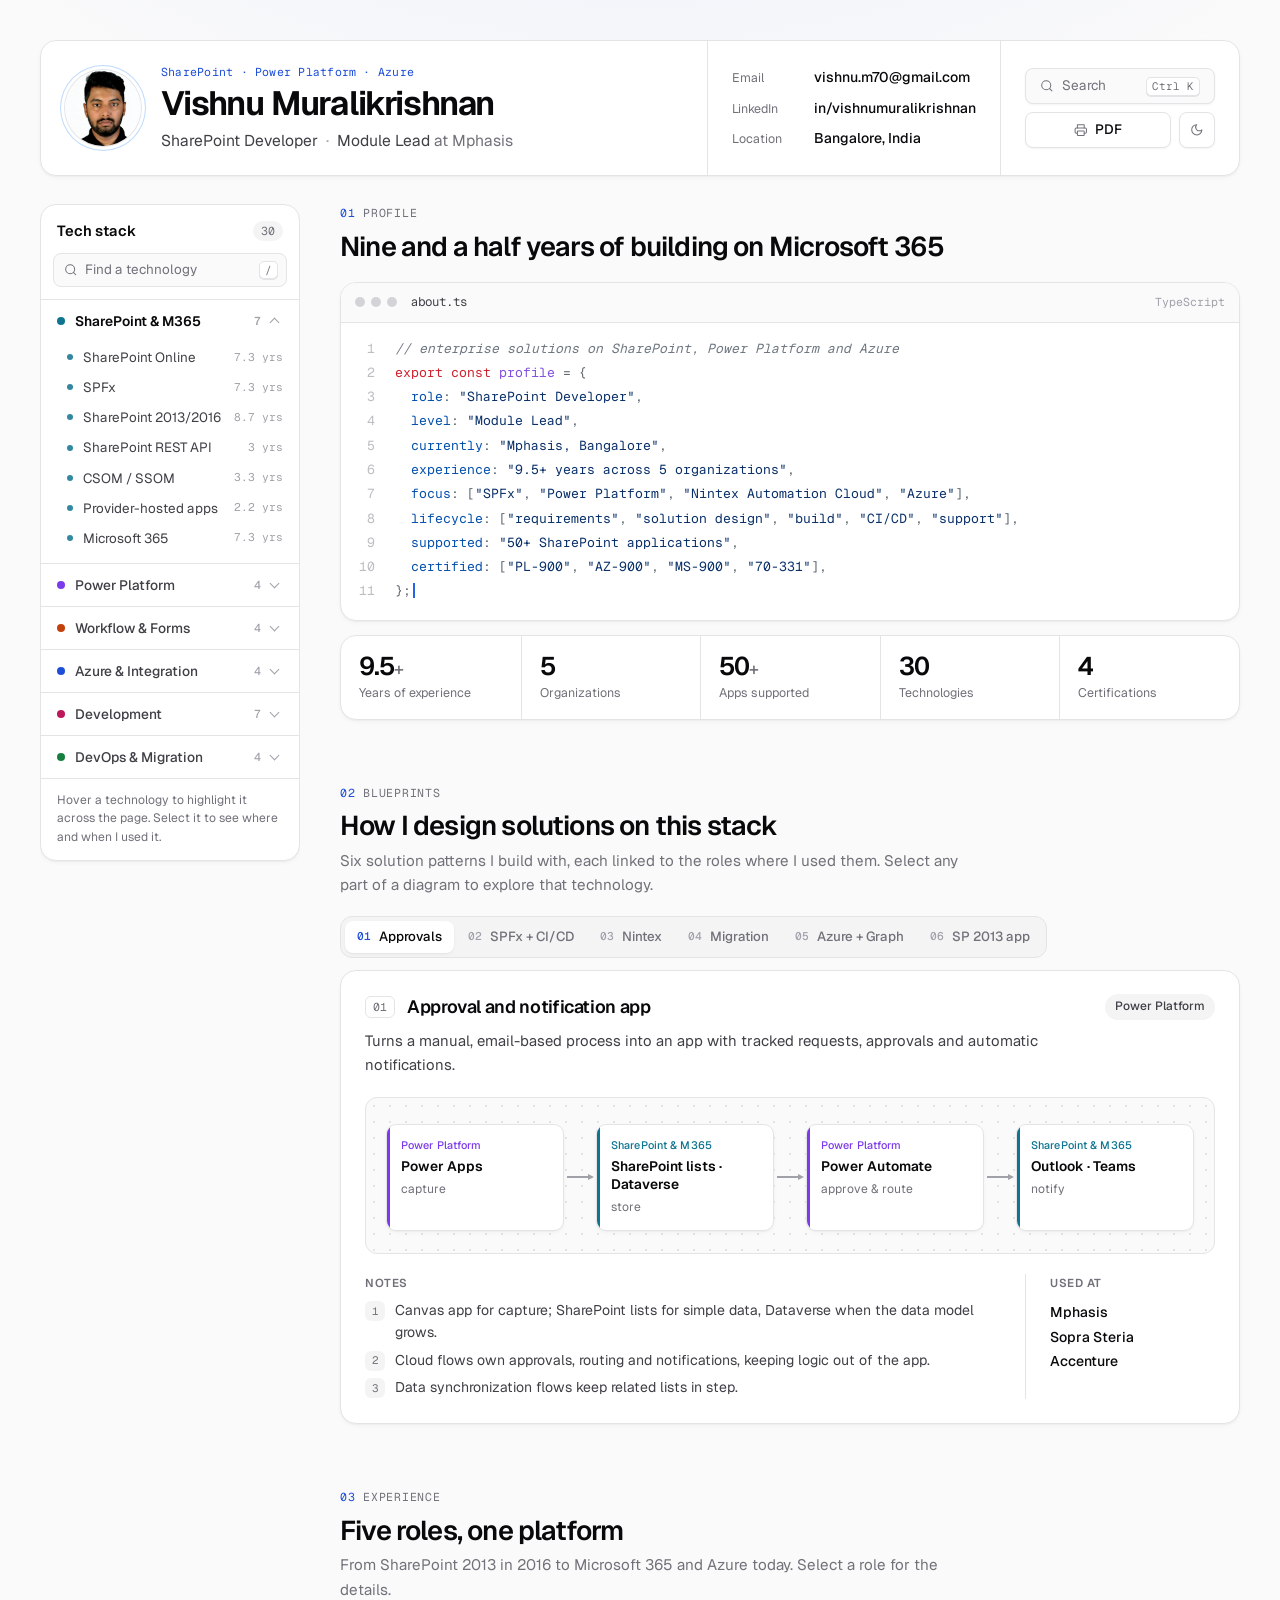
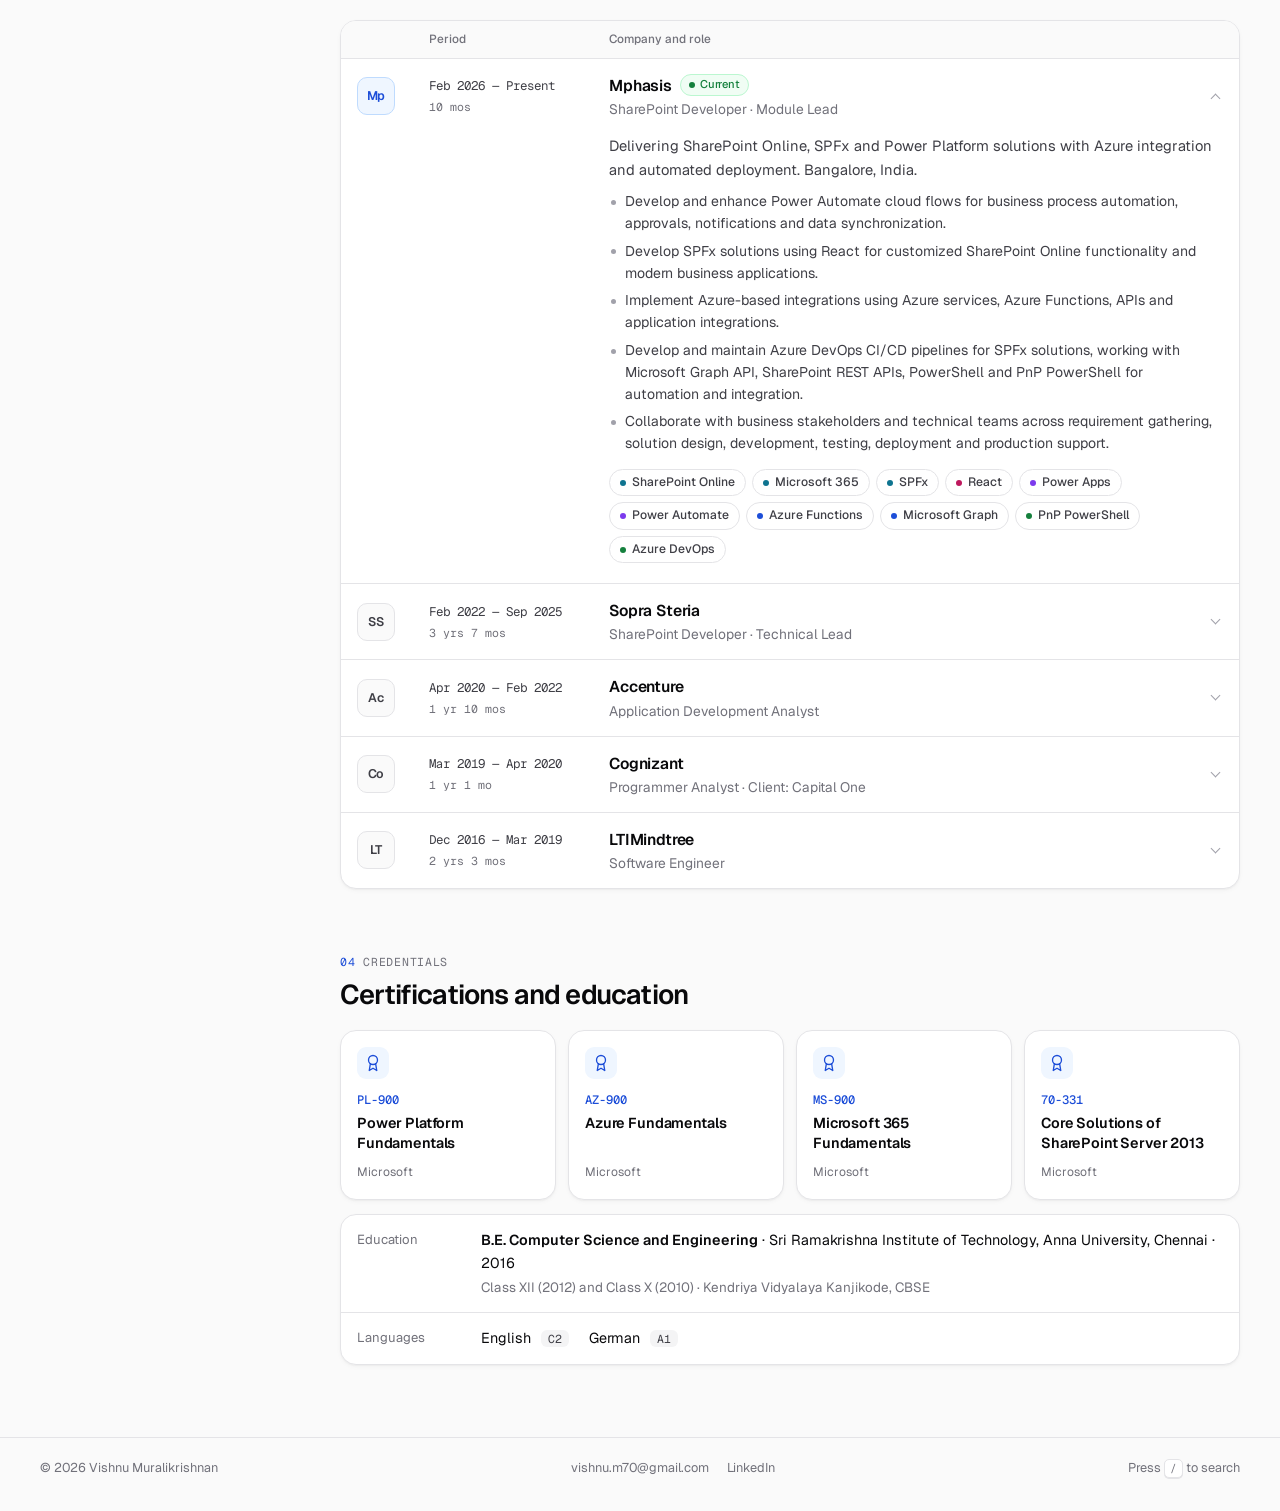
<file: index.html>
<!doctype html>
<html lang="en">
<head>
  <meta charset="utf-8">
  <meta name="viewport" content="width=device-width, initial-scale=1">
  <title>Vishnu Muralikrishnan — SharePoint Developer</title>
  <meta name="description" content="Vishnu Muralikrishnan — SharePoint Developer and Module Lead with 9.5+ years of experience in SharePoint Online, SPFx, Power Platform, Nintex Automation Cloud and Azure. Bangalore, India.">
  <meta name="author" content="Vishnu Muralikrishnan">
  <meta name="theme-color" content="#fafafa">
  <link rel="canonical" href="https://vishnumurali.github.io/">

  <meta property="og:type" content="profile">
  <meta property="og:url" content="https://vishnumurali.github.io/">
  <meta property="og:site_name" content="Vishnu Muralikrishnan">
  <meta property="og:title" content="Vishnu Muralikrishnan — SharePoint Developer">
  <meta property="og:description" content="SharePoint Developer and Module Lead with 9.5+ years of experience in SharePoint Online, SPFx, Power Platform, Nintex and Azure.">
  <meta property="og:image" content="https://vishnumurali.github.io/assets/img/og-image.png">
  <meta property="og:image:width" content="1200">
  <meta property="og:image:height" content="630">
  <meta property="og:image:alt" content="Vishnu Muralikrishnan — SharePoint Developer">
  <meta property="profile:first_name" content="Vishnu">
  <meta property="profile:last_name" content="Muralikrishnan">
  <meta name="twitter:card" content="summary_large_image">
  <meta name="twitter:title" content="Vishnu Muralikrishnan — SharePoint Developer">
  <meta name="twitter:description" content="SharePoint Developer and Module Lead with 9.5+ years of experience in SharePoint Online, SPFx, Power Platform, Nintex and Azure.">
  <meta name="twitter:image" content="https://vishnumurali.github.io/assets/img/og-image.png">

  <link rel="icon" href="assets/img/favicon.svg" type="image/svg+xml">
  <link rel="apple-touch-icon" href="assets/img/apple-touch-icon.png">
  <link rel="preconnect" href="https://fonts.googleapis.com">
  <link rel="preconnect" href="https://fonts.gstatic.com" crossorigin>
  <link rel="stylesheet" href="https://fonts.googleapis.com/css2?family=Geist:wght@400;500;600;700&amp;family=Geist+Mono:wght@400;500&amp;display=swap">
  <link rel="stylesheet" href="assets/css/style.css">

  <script>
    (function () {
      var d = document.documentElement, t = null;
      d.classList.add('js');
      try { t = localStorage.getItem('theme'); } catch (e) {}
      d.setAttribute('data-theme', t === 'dark' ? 'dark' : 'light');
    })();
  </script>
  <script type="application/ld+json">
  {
    "@context": "https://schema.org",
    "@type": "Person",
    "name": "Vishnu Muralikrishnan",
    "url": "https://vishnumurali.github.io/",
    "image": "https://vishnumurali.github.io/assets/img/profile.webp",
    "jobTitle": "SharePoint Developer (Module Lead)",
    "worksFor": { "@type": "Organization", "name": "Mphasis" },
    "address": { "@type": "PostalAddress", "addressLocality": "Bangalore", "addressCountry": "IN" },
    "alumniOf": { "@type": "CollegeOrUniversity", "name": "Sri Ramakrishna Institute of Technology" },
    "email": "mailto:vishnu.m70@gmail.com",
    "sameAs": ["https://www.linkedin.com/in/vishnumuralikrishnan"],
    "knowsAbout": ["SharePoint Online", "SharePoint Framework (SPFx)", "React", "TypeScript", "Power Apps", "Power Automate", "Dataverse", "Nintex Automation Cloud", "Nintex Forms", "Microsoft Azure", "Azure Functions", "Microsoft Graph API", "PnP PowerShell", "Azure DevOps", "SharePoint Migration"]
  }
  </script>
  <script src="assets/js/main.js" defer></script>
</head>
<body>
  <a class="skip-link" href="#main">Skip to content</a>
  <div class="progress" aria-hidden="true"></div>

  <svg class="sprite" aria-hidden="true" focusable="false">
    <symbol id="i-mail" viewBox="0 0 24 24"><rect width="20" height="16" x="2" y="4" rx="2"/><path d="m22 7-8.97 5.7a1.94 1.94 0 0 1-2.06 0L2 7"/></symbol>
    <symbol id="i-linkedin" viewBox="0 0 24 24"><path d="M16 8a6 6 0 0 1 6 6v7h-4v-7a2 2 0 0 0-2-2 2 2 0 0 0-2 2v7h-4v-7a6 6 0 0 1 6-6z"/><rect width="4" height="12" x="2" y="9"/><circle cx="4" cy="4" r="2"/></symbol>
    <symbol id="i-printer" viewBox="0 0 24 24"><path d="M6 9V3h12v6"/><path d="M6 18H4a2 2 0 0 1-2-2v-5a2 2 0 0 1 2-2h16a2 2 0 0 1 2 2v5a2 2 0 0 1-2 2h-2"/><rect width="12" height="8" x="6" y="14" rx="1"/></symbol>
    <symbol id="i-sun" viewBox="0 0 24 24"><circle cx="12" cy="12" r="4"/><path d="M12 2v2"/><path d="M12 20v2"/><path d="m4.93 4.93 1.41 1.41"/><path d="m17.66 17.66 1.41 1.41"/><path d="M2 12h2"/><path d="M20 12h2"/><path d="m6.34 17.66-1.41 1.41"/><path d="m19.07 4.93-1.41 1.41"/></symbol>
    <symbol id="i-moon" viewBox="0 0 24 24"><path d="M12 3a6 6 0 0 0 9 9 9 9 0 1 1-9-9Z"/></symbol>
    <symbol id="i-search" viewBox="0 0 24 24"><circle cx="11" cy="11" r="8"/><path d="m21 21-4.3-4.3"/></symbol>
    <symbol id="i-x" viewBox="0 0 24 24"><path d="M18 6 6 18"/><path d="m6 6 12 12"/></symbol>
    <symbol id="i-award" viewBox="0 0 24 24"><circle cx="12" cy="8" r="6"/><path d="M15.48 12.89 17 22l-5-3-5 3 1.52-9.11"/></symbol>
    <symbol id="i-arrow-up" viewBox="0 0 24 24"><path d="m5 12 7-7 7 7"/><path d="M12 19V5"/></symbol>
  </svg>

  <!-- Slim bar shown once the title block scrolls away -->
  <div class="topbar" aria-hidden="true" inert>
    <div class="container topbar-inner">
      <a class="tb-id" href="#top">
        <img src="assets/img/profile.webp" width="250" height="250" alt="">
        <span class="tb-name">Vishnu Muralikrishnan</span>
        <span class="tb-role">SharePoint Developer · Module Lead</span>
      </a>
      <nav class="tb-nav" aria-label="Sections">
        <a href="#about">Profile</a>
        <a href="#blueprints">Blueprints</a>
        <a href="#career">Experience</a>
        <a href="#credentials">Credentials</a>
      </nav>
      <div class="tbar-tools">
        <a class="icon-btn" href="mailto:vishnu.m70@gmail.com" aria-label="Email"><svg class="i"><use href="#i-mail"/></svg></a>
        <a class="icon-btn" href="https://www.linkedin.com/in/vishnumuralikrishnan" target="_blank" rel="noopener" aria-label="LinkedIn"><svg class="i"><use href="#i-linkedin"/></svg></a>
        <button class="icon-btn" type="button" data-palette aria-label="Search"><svg class="i"><use href="#i-search"/></svg></button>
        <button class="icon-btn theme-toggle" type="button" aria-label="Switch to dark theme"><svg class="i i-moon"><use href="#i-moon"/></svg><svg class="i i-sun"><use href="#i-sun"/></svg></button>
      </div>
    </div>
  </div>

  <!-- Title block -->
  <header class="container masthead" id="top">
    <div class="tblock anim-in">
      <div class="tb-cell tb-photo">
        <img src="assets/img/profile.webp" width="250" height="250" alt="Vishnu Muralikrishnan" fetchpriority="high">
      </div>
      <div class="tb-cell tb-main">
        <p class="cell-label">SharePoint · Power Platform · Azure</p>
        <h1 class="name">Vishnu Muralikrishnan</h1>
        <p class="role">SharePoint Developer <span class="sep">·</span> Module Lead <span class="at">at Mphasis</span></p>
      </div>
      <dl class="tb-cell tb-contact">
        <div><dt>Email</dt><dd><a href="mailto:vishnu.m70@gmail.com">vishnu.m70@gmail.com</a></dd></div>
        <div><dt>LinkedIn</dt><dd><a href="https://www.linkedin.com/in/vishnumuralikrishnan" target="_blank" rel="noopener">in/vishnumuralikrishnan</a></dd></div>
        <div><dt>Location</dt><dd>Bangalore, India</dd></div>
      </dl>
      <div class="tb-cell tb-tools">
        <button class="btn" type="button" data-palette><svg class="i"><use href="#i-search"/></svg>Search <kbd class="kbd-mod">Ctrl K</kbd></button>
        <div class="tb-tools-row">
          <button class="btn" type="button" data-print><svg class="i"><use href="#i-printer"/></svg>PDF</button>
          <button class="btn btn--icon theme-toggle" type="button" aria-label="Switch to dark theme"><svg class="i i-moon"><use href="#i-moon"/></svg><svg class="i i-sun"><use href="#i-sun"/></svg></button>
        </div>
      </div>
    </div>
  </header>

  <div class="container shell">

    <!-- Stack legend -->
    <aside class="rail anim-in" style="--i:2" aria-label="Technology stack">
      <div class="legend">
        <div class="legend-head">
          <span class="legend-title">Tech stack</span>
          <span class="legend-count"><span class="tech-total">30</span></span>
        </div>
        <button class="legend-search" type="button" data-palette><svg class="i"><use href="#i-search"/></svg><span>Find a technology</span><kbd>/</kbd></button>
        <div class="cats"></div>
        <p class="legend-hint">Hover a technology to highlight it across the page. Select it to see where and when I used it.</p>
      </div>
    </aside>

    <main class="main" id="main">

      <!-- 01 Profile -->
      <section class="section section--first" id="about" aria-labelledby="about-title">
        <header class="sec-head reveal">
          <p class="sec-kicker"><span>01</span>Profile</p>
          <h2 class="sec-title" id="about-title">Nine and a half years of building on Microsoft 365</h2>
        </header>

        <div class="code-card reveal">
          <div class="code-bar">
            <span class="code-tab">about.ts</span>
            <span class="code-lang">TypeScript</span>
          </div>
          <div class="code" role="region" aria-label="Profile summary written as TypeScript">
            <div class="line"><span class="t-c">// enterprise solutions on SharePoint, Power Platform and Azure</span></div>
            <div class="line"><span class="t-k">export const</span> <span class="t-v">profile</span> <span class="t-pu">= {</span></div>
            <div class="line">  <span class="t-p">role</span><span class="t-pu">:</span> <span class="t-s">"SharePoint Developer"</span><span class="t-pu">,</span></div>
            <div class="line">  <span class="t-p">level</span><span class="t-pu">:</span> <span class="t-s">"Module Lead"</span><span class="t-pu">,</span></div>
            <div class="line">  <span class="t-p">currently</span><span class="t-pu">:</span> <span class="t-s">"Mphasis, Bangalore"</span><span class="t-pu">,</span></div>
            <div class="line">  <span class="t-p">experience</span><span class="t-pu">:</span> <span class="t-s">"9.5+ years across 5 organizations"</span><span class="t-pu">,</span></div>
            <div class="line">  <span class="t-p">focus</span><span class="t-pu">: [</span><span class="t-s">"SPFx"</span><span class="t-pu">,</span> <span class="t-s">"Power Platform"</span><span class="t-pu">,</span> <span class="t-s">"Nintex Automation Cloud"</span><span class="t-pu">,</span> <span class="t-s">"Azure"</span><span class="t-pu">],</span></div>
            <div class="line">  <span class="t-p">lifecycle</span><span class="t-pu">: [</span><span class="t-s">"requirements"</span><span class="t-pu">,</span> <span class="t-s">"solution design"</span><span class="t-pu">,</span> <span class="t-s">"build"</span><span class="t-pu">,</span> <span class="t-s">"CI/CD"</span><span class="t-pu">,</span> <span class="t-s">"support"</span><span class="t-pu">],</span></div>
            <div class="line">  <span class="t-p">supported</span><span class="t-pu">:</span> <span class="t-s">"50+ SharePoint applications"</span><span class="t-pu">,</span></div>
            <div class="line">  <span class="t-p">certified</span><span class="t-pu">: [</span><span class="t-s">"PL-900"</span><span class="t-pu">,</span> <span class="t-s">"AZ-900"</span><span class="t-pu">,</span> <span class="t-s">"MS-900"</span><span class="t-pu">,</span> <span class="t-s">"70-331"</span><span class="t-pu">],</span></div>
            <div class="line"><span class="t-pu">};</span></div>
          </div>
        </div>

        <dl class="stats reveal">
          <div><dt>Years of experience</dt><dd><span data-count="9.5" data-decimals="1">9.5</span><small>+</small></dd></div>
          <div><dt>Organizations</dt><dd><span data-count="5">5</span></dd></div>
          <div><dt>Apps supported</dt><dd><span data-count="50">50</span><small>+</small></dd></div>
          <div><dt>Technologies</dt><dd><span data-count="30" class="tech-total">30</span></dd></div>
          <div><dt>Certifications</dt><dd><span data-count="4">4</span></dd></div>
        </dl>
      </section>

      <!-- 02 Blueprints -->
      <section class="section" id="blueprints" aria-labelledby="bp-title">
        <header class="sec-head reveal">
          <p class="sec-kicker"><span>02</span>Blueprints</p>
          <h2 class="sec-title" id="bp-title">How I design solutions on this stack</h2>
          <p class="sec-sub">Six solution patterns I build with, each linked to the roles where I used them. Select any part of a diagram to explore that technology.</p>
        </header>

        <div class="bp reveal">
          <div class="bp-tabs" role="tablist" aria-label="Blueprints"></div>

          <article class="bp-card" id="bp-approvals" data-bp>
            <header class="bp-head">
              <span class="bp-no">01</span>
              <h3 class="bp-title">Approval and notification app</h3>
              <span class="bp-cat">Power Platform</span>
            </header>
            <p class="bp-desc">Turns a manual, email-based process into an app with tracked requests, approvals and automatic notifications.</p>
            <ol class="flow">
              <li class="node" data-tech="power-apps"><span class="node-name">Power Apps</span><span class="node-role">capture</span></li>
              <li class="node" data-tech="spo dataverse"><span class="node-name">SharePoint lists · Dataverse</span><span class="node-role">store</span></li>
              <li class="node" data-tech="power-automate"><span class="node-name">Power Automate</span><span class="node-role">approve &amp; route</span></li>
              <li class="node" data-tech="m365"><span class="node-name">Outlook · Teams</span><span class="node-role">notify</span></li>
            </ol>
            <div class="bp-foot">
              <div class="bp-notes"><p class="bp-label">Notes</p>
                <ol>
                  <li>Canvas app for capture; SharePoint lists for simple data, Dataverse when the data model grows.</li>
                  <li>Cloud flows own approvals, routing and notifications, keeping logic out of the app.</li>
                  <li>Data synchronization flows keep related lists in step.</li>
                </ol>
              </div>
              <div class="bp-used"><p class="bp-label">Used at</p><p>Mphasis<br>Sopra Steria<br>Accenture</p></div>
            </div>
          </article>

          <article class="bp-card" id="bp-spfx" data-bp>
            <header class="bp-head">
              <span class="bp-no">02</span>
              <h3 class="bp-title">SPFx web part with CI/CD</h3>
              <span class="bp-cat">SharePoint</span>
            </header>
            <p class="bp-desc">Custom SharePoint Online experiences built as SPFx web parts and released through an automated pipeline.</p>
            <ol class="flow">
              <li class="node" data-tech="react typescript"><span class="node-name">React · TypeScript</span><span class="node-role">build the UI</span></li>
              <li class="node" data-tech="spfx"><span class="node-name">SPFx</span><span class="node-role">package</span></li>
              <li class="node" data-tech="devops"><span class="node-name">Azure DevOps CI/CD</span><span class="node-role">build &amp; deploy</span></li>
              <li class="node" data-tech="spo sp-rest graph"><span class="node-name">SharePoint Online</span><span class="node-role">run · REST &amp; Graph</span></li>
            </ol>
            <div class="bp-foot">
              <div class="bp-notes"><p class="bp-label">Notes</p>
                <ol>
                  <li>React components written in TypeScript and packaged as SPFx web parts.</li>
                  <li>Data comes from SharePoint REST APIs and Microsoft Graph API.</li>
                  <li>Every release goes through an Azure DevOps CI/CD pipeline instead of manual deployment.</li>
                </ol>
              </div>
              <div class="bp-used"><p class="bp-label">Used at</p><p>Mphasis<br>Sopra Steria</p></div>
            </div>
          </article>

          <article class="bp-card" id="bp-nintex" data-bp>
            <header class="bp-head">
              <span class="bp-no">03</span>
              <h3 class="bp-title">Nintex workflow modernization</h3>
              <span class="bp-cat">Workflow &amp; Forms</span>
            </header>
            <p class="bp-desc">Moving workflows from Nintex for Office 365 to Nintex Automation Cloud by redesigning them rather than copying them across.</p>
            <ol class="flow">
              <li class="node" data-tech="nintex-o365"><span class="node-name">Nintex for Office 365</span><span class="node-role">existing workflows</span></li>
              <li class="node node--step"><span class="node-name">Redesign</span><span class="node-role">review each process</span></li>
              <li class="node" data-tech="nac"><span class="node-name">Nintex Automation Cloud</span><span class="node-role">new workflows</span></li>
              <li class="node" data-tech="nintex-forms"><span class="node-name">Nintex Forms</span><span class="node-role">new forms</span></li>
            </ol>
            <div class="bp-foot">
              <div class="bp-notes"><p class="bp-label">Notes</p>
                <ol>
                  <li>Review each workflow before rebuilding it on the new platform.</li>
                  <li>Forms are rebuilt in Nintex Forms alongside the new workflows.</li>
                  <li>Each modernized process is checked end to end before users switch over.</li>
                </ol>
              </div>
              <div class="bp-used"><p class="bp-label">Used at</p><p>Sopra Steria</p></div>
            </div>
          </article>

          <article class="bp-card" id="bp-migration" data-bp>
            <header class="bp-head">
              <span class="bp-no">04</span>
              <h3 class="bp-title">SharePoint Online migration</h3>
              <span class="bp-cat">Migration</span>
            </header>
            <p class="bp-desc">Moving sites from SharePoint 2013/2016 to SharePoint Online with documents, lists, libraries and application data intact.</p>
            <ol class="flow">
              <li class="node" data-tech="sp-onprem"><span class="node-name">SharePoint 2013/2016</span><span class="node-role">source</span></li>
              <li class="node" data-tech="sharegate"><span class="node-name">ShareGate</span><span class="node-role">bulk content</span></li>
              <li class="node" data-tech="pnp powershell"><span class="node-name">PnP PowerShell</span><span class="node-role">scripted steps</span></li>
              <li class="node" data-tech="spo"><span class="node-name">SharePoint Online</span><span class="node-role">target</span></li>
            </ol>
            <div class="bp-foot">
              <div class="bp-notes"><p class="bp-label">Notes</p>
                <ol>
                  <li>Start with an inventory of documents, lists, libraries and application data.</li>
                  <li>ShareGate for bulk content; PnP PowerShell for repeatable scripted steps.</li>
                  <li>Application-related data moves with the content, so business apps keep working.</li>
                </ol>
              </div>
              <div class="bp-used"><p class="bp-label">Used at</p><p>Sopra Steria<br>Accenture</p></div>
            </div>
          </article>

          <article class="bp-card" id="bp-azure" data-bp>
            <header class="bp-head">
              <span class="bp-no">05</span>
              <h3 class="bp-title">Azure integration layer</h3>
              <span class="bp-cat">Azure &amp; Integration</span>
            </header>
            <p class="bp-desc">Logic that sits between Microsoft 365 and other systems, running in Azure and calling Microsoft Graph.</p>
            <ol class="flow">
              <li class="node" data-tech="power-automate"><span class="node-name">Power Automate</span><span class="node-role">trigger</span></li>
              <li class="node" data-tech="azure-functions"><span class="node-name">Azure Functions</span><span class="node-role">logic</span></li>
              <li class="node" data-tech="graph app-reg"><span class="node-name">Microsoft Graph API</span><span class="node-role">via app registration</span></li>
              <li class="node" data-tech="spo"><span class="node-name">SharePoint Online</span><span class="node-role">results</span></li>
            </ol>
            <div class="bp-foot">
              <div class="bp-notes"><p class="bp-label">Notes</p>
                <ol>
                  <li>Azure Functions hold logic that doesn't fit in a flow or a web part.</li>
                  <li>Each integration uses its own Azure app registration to call Microsoft Graph API.</li>
                  <li>PowerShell and PnP PowerShell script the setup so it can be repeated.</li>
                </ol>
              </div>
              <div class="bp-used"><p class="bp-label">Used at</p><p>Mphasis<br>Sopra Steria</p></div>
            </div>
          </article>

          <article class="bp-card" id="bp-classic" data-bp>
            <header class="bp-head">
              <span class="bp-no">06</span>
              <h3 class="bp-title">Provider-hosted app on SharePoint 2013</h3>
              <span class="bp-cat">SharePoint 2013</span>
            </header>
            <p class="bp-desc">Where it started: business apps on SharePoint 2013 with ASP.NET front ends and scheduled background jobs.</p>
            <ol class="flow">
              <li class="node" data-tech="aspnet csharp pha"><span class="node-name">ASP.NET · C#</span><span class="node-role">provider-hosted app</span></li>
              <li class="node" data-tech="csom sp-rest"><span class="node-name">CSOM · REST API</span><span class="node-role">data access</span></li>
              <li class="node" data-tech="sp-onprem"><span class="node-name">SharePoint 2013</span><span class="node-role">lists &amp; libraries</span></li>
              <li class="node" data-tech="winsvc"><span class="node-name">Windows service</span><span class="node-role">reports &amp; email</span></li>
            </ol>
            <div class="bp-foot">
              <div class="bp-notes"><p class="bp-label">Notes</p>
                <ol>
                  <li>ASP.NET forms with approval logic, hosted outside SharePoint as a provider-hosted app.</li>
                  <li>CSOM and REST APIs read and write SharePoint 2013 data.</li>
                  <li>A Windows service generates scheduled reports and sends emails.</li>
                </ol>
              </div>
              <div class="bp-used"><p class="bp-label">Used at</p><p>LTIMindtree</p></div>
            </div>
          </article>
        </div>
      </section>

      <!-- 03 Career -->
      <section class="section" id="career" aria-labelledby="career-title">
        <header class="sec-head reveal">
          <p class="sec-kicker"><span>03</span>Experience</p>
          <h2 class="sec-title" id="career-title">Five roles, one platform</h2>
          <p class="sec-sub">From SharePoint 2013 in 2016 to Microsoft 365 and Azure today. Select a role for the details.</p>
        </header>

        <div class="revs reveal">
          <div class="rev-cols" aria-hidden="true"><span></span><span>Period</span><span>Company and role</span><span></span></div>
          <ol class="rev-list">
            <li class="rev is-open is-current" data-role="mphasis" data-org="Mphasis" data-title="SharePoint Developer · Module Lead">
              <button class="rev-head" type="button" aria-expanded="true" aria-controls="rev-mphasis">
                <span class="rev-no"><span class="rev-mono">Mp</span></span>
                <span class="rev-when"><span class="job-dates">Feb 2026 — Present</span><span class="job-dur" data-from="2026-02-16">8 mos</span></span>
                <span class="rev-what"><span class="rev-org">Mphasis <span class="rev-live">Current</span></span><span class="rev-role">SharePoint Developer · Module Lead</span></span>
                <span class="rev-sign" aria-hidden="true"></span>
              </button>
              <div class="rev-panel" id="rev-mphasis"><div class="rev-inner">
                <p class="job-summary">Delivering SharePoint Online, SPFx and Power Platform solutions with Azure integration and automated deployment. Bangalore, India.</p>
                <ul class="job-points">
                  <li>Develop and enhance Power Automate cloud flows for business process automation, approvals, notifications and data synchronization.</li>
                  <li>Develop SPFx solutions using React for customized SharePoint Online functionality and modern business applications.</li>
                  <li>Implement Azure-based integrations using Azure services, Azure Functions, APIs and application integrations.</li>
                  <li>Develop and maintain Azure DevOps CI/CD pipelines for SPFx solutions, working with Microsoft Graph API, SharePoint REST APIs, PowerShell and PnP PowerShell for automation and integration.</li>
                  <li>Collaborate with business stakeholders and technical teams across requirement gathering, solution design, development, testing, deployment and production support.</li>
                </ul>
                <ul class="tags" aria-label="Technologies">
                  <li>SharePoint Online</li><li>Microsoft 365</li><li>SPFx</li><li>React</li><li>Power Apps</li><li>Power Automate</li><li>Azure Functions</li><li>Microsoft Graph</li><li>PnP PowerShell</li><li>Azure DevOps</li>
                </ul>
              </div></div>
            </li>

            <li class="rev" data-role="sopra" data-org="Sopra Steria" data-title="SharePoint Developer · Technical Lead">
              <button class="rev-head" type="button" aria-expanded="false" aria-controls="rev-sopra">
                <span class="rev-no"><span class="rev-mono">SS</span></span>
                <span class="rev-when"><span class="job-dates">Feb 2022 — Sep 2025</span><span class="job-dur" data-from="2022-02-07" data-to="2025-09-19">3 yrs 7 mos</span></span>
                <span class="rev-what"><span class="rev-org">Sopra Steria</span><span class="rev-role">SharePoint Developer · Technical Lead</span></span>
                <span class="rev-sign" aria-hidden="true"></span>
              </button>
              <div class="rev-panel" id="rev-sopra"><div class="rev-inner">
                <p class="job-summary">Technical Lead for enterprise SharePoint and Power Platform applications, supporting a portfolio of 50+ SharePoint applications through migration and modernization. Bangalore, India.</p>
                <ul class="job-points">
                  <li>Led the development and enhancement of enterprise SharePoint and Power Platform applications, including requirement gathering, solution design, development and technical documentation.</li>
                  <li>Developed SPFx solutions using React and TypeScript for SharePoint Online and implemented CI/CD pipelines in Azure DevOps for deployment.</li>
                  <li>Built Power Apps canvas applications and Power Automate workflows on SharePoint and Dataverse to automate business processes, approvals and notifications.</li>
                  <li>Migrated Nintex workflows from Nintex for Office 365 to Nintex Automation Cloud, redesigning workflows and creating Nintex Forms for the modernized processes.</li>
                  <li>Migrated SharePoint 2013/2016 to SharePoint Online, including documents, lists, libraries and application-related data.</li>
                  <li>Used Azure app registrations, Microsoft Graph API and PowerShell for integration and automation; supported 50+ SharePoint applications.</li>
                  <li>Coordinated the team as Technical Lead, supported application transition, prepared System Understanding Documents and worked with stakeholders through development, deployment and support.</li>
                </ul>
                <p class="job-projects"><span>key projects</span>Inventory Management · Deviation Management System · SharePoint 2013 to SharePoint Online Migration · Power Apps applications</p>
                <ul class="tags" aria-label="Technologies">
                  <li>SharePoint Online</li><li>SharePoint 2013 / 2016</li><li>SPFx</li><li>React</li><li>TypeScript</li><li>Power Apps</li><li>Power Automate</li><li>Dataverse</li><li>Nintex Automation Cloud</li><li>Nintex Forms</li><li>Azure DevOps</li><li>Microsoft Graph</li><li>PowerShell</li>
                </ul>
              </div></div>
            </li>

            <li class="rev" data-role="accenture" data-org="Accenture" data-title="Application Development Analyst">
              <button class="rev-head" type="button" aria-expanded="false" aria-controls="rev-accenture">
                <span class="rev-no"><span class="rev-mono">Ac</span></span>
                <span class="rev-when"><span class="job-dates">Apr 2020 — Feb 2022</span><span class="job-dur" data-from="2020-04-13" data-to="2022-02-06">1 yr 10 mos</span></span>
                <span class="rev-what"><span class="rev-org">Accenture</span><span class="rev-role">Application Development Analyst</span></span>
                <span class="rev-sign" aria-hidden="true"></span>
              </button>
              <div class="rev-panel" id="rev-accenture"><div class="rev-inner">
                <p class="job-summary">Developer on SharePoint Online and Power Platform applications, including a globally used document management application. Bangalore, India.</p>
                <ul class="job-points">
                  <li>Played a key role in developing and enhancing multiple applications from scratch.</li>
                  <li>Built Power Apps canvas apps and SPFx applications using React on SharePoint Online.</li>
                  <li>Executed data migration from SharePoint 2013 to SharePoint Online.</li>
                  <li>Created System Understanding Documents during full project transition phases.</li>
                  <li>Resolved user issues within agreed SLAs to ensure smooth operations.</li>
                </ul>
                <p class="job-projects"><span>key projects</span>Document Management (Global Application) · Seat Booking · Covid Assessment</p>
                <ul class="tags" aria-label="Technologies">
                  <li>SharePoint Online</li><li>SharePoint 2013</li><li>SPFx</li><li>React</li><li>Power Apps</li><li>Power Automate</li><li>Nintex Forms</li>
                </ul>
              </div></div>
            </li>

            <li class="rev" data-role="cognizant" data-org="Cognizant" data-title="Programmer Analyst · Client: Capital One">
              <button class="rev-head" type="button" aria-expanded="false" aria-controls="rev-cognizant">
                <span class="rev-no"><span class="rev-mono">Co</span></span>
                <span class="rev-when"><span class="job-dates">Mar 2019 — Apr 2020</span><span class="job-dur" data-from="2019-03-22" data-to="2020-04-06">1 yr 1 mo</span></span>
                <span class="rev-what"><span class="rev-org">Cognizant</span><span class="rev-role">Programmer Analyst · Client: Capital One</span></span>
                <span class="rev-sign" aria-hidden="true"></span>
              </button>
              <div class="rev-panel" id="rev-cognizant"><div class="rev-inner">
                <p class="job-summary">SharePoint Developer on Capital One applications and sites, across on-premises SharePoint 2013 and SharePoint Online. Cognizant Technology Solutions, Bangalore, India.</p>
                <ul class="job-points">
                  <li>Developed, maintained and enhanced multiple Capital One applications and sites.</li>
                  <li>Used SharePoint lists, libraries and SQL databases for data storage and retrieval in on-premises applications.</li>
                  <li>Developed SPFx web parts, including an innovation application and document CRUD operations.</li>
                  <li>Integrated and deployed SPFx web parts into SharePoint pages.</li>
                  <li>Enhanced application functionality through SharePoint–SQL integration.</li>
                </ul>
                <p class="job-projects"><span>key projects</span>Gift Cards · Legal Compliance Meeting · TechOps – AWS S3 Innovation</p>
                <ul class="tags" aria-label="Technologies">
                  <li>SharePoint Online</li><li>SharePoint 2013 (SSOM)</li><li>SPFx</li><li>C# .NET</li><li>JavaScript</li><li>MySQL</li>
                </ul>
              </div></div>
            </li>

            <li class="rev" data-role="ltim" data-org="LTIMindtree" data-title="Software Engineer">
              <button class="rev-head" type="button" aria-expanded="false" aria-controls="rev-ltim">
                <span class="rev-no"><span class="rev-mono">LT</span></span>
                <span class="rev-when"><span class="job-dates">Dec 2016 — Mar 2019</span><span class="job-dur" data-from="2016-12-13" data-to="2019-03-04">2 yrs 3 mos</span></span>
                <span class="rev-what"><span class="rev-org">LTIMindtree</span><span class="rev-role">Software Engineer</span></span>
                <span class="rev-sign" aria-hidden="true"></span>
              </button>
              <div class="rev-panel" id="rev-ltim"><div class="rev-inner">
                <p class="job-summary">Built SharePoint 2013 business applications using CSOM, ASP.NET and the provider-hosted app model. Larsen &amp; Toubro Infotech, Chennai, India.</p>
                <ul class="job-points">
                  <li>Played a key role in developing many of the application's screens using SharePoint 2013 CSOM.</li>
                  <li>Developed apps using the provider-hosted app model and deployed them to the server.</li>
                  <li>Used REST APIs to fetch data.</li>
                  <li>Implemented form submission with approval functionality in ASP.NET.</li>
                  <li>Developed a Windows service for scheduled report generation and email notifications.</li>
                </ul>
                <p class="job-projects"><span>key projects</span>Visitor Management System · Weapon Management System · Security Investigation System · Community Apps · Work Permit Audit</p>
                <ul class="tags" aria-label="Technologies">
                  <li>SharePoint 2013 (CSOM)</li><li>C# .NET</li><li>ASP.NET</li><li>JavaScript</li><li>REST API</li><li>Windows Services</li>
                </ul>
              </div></div>
            </li>
          </ol>
        </div>
      </section>

      <!-- 04 Credentials -->
      <section class="section" id="credentials" aria-labelledby="cred-title">
        <header class="sec-head reveal">
          <p class="sec-kicker"><span>04</span>Credentials</p>
          <h2 class="sec-title" id="cred-title">Certifications and education</h2>
        </header>
        <ul class="certs reveal">
          <li class="cert"><svg class="i cert-icon" aria-hidden="true"><use href="#i-award"/></svg><span class="cert-code">PL-900</span><span class="cert-name">Power Platform Fundamentals</span><span class="cert-issuer">Microsoft</span></li>
          <li class="cert"><svg class="i cert-icon" aria-hidden="true"><use href="#i-award"/></svg><span class="cert-code">AZ-900</span><span class="cert-name">Azure Fundamentals</span><span class="cert-issuer">Microsoft</span></li>
          <li class="cert"><svg class="i cert-icon" aria-hidden="true"><use href="#i-award"/></svg><span class="cert-code">MS-900</span><span class="cert-name">Microsoft 365 Fundamentals</span><span class="cert-issuer">Microsoft</span></li>
          <li class="cert"><svg class="i cert-icon" aria-hidden="true"><use href="#i-award"/></svg><span class="cert-code">70-331</span><span class="cert-name">Core Solutions of SharePoint Server 2013</span><span class="cert-issuer">Microsoft</span></li>
        </ul>
        <dl class="facts reveal">
          <div>
            <dt>Education</dt>
            <dd><strong>B.E. Computer Science and Engineering</strong> · Sri Ramakrishna Institute of Technology, Anna University, Chennai · 2016
              <span class="muted">Class XII (2012) and Class X (2010) · Kendriya Vidyalaya Kanjikode, CBSE</span></dd>
          </div>
          <div>
            <dt>Languages</dt>
            <dd>English <span class="lvl">C2</span> German <span class="lvl">A1</span></dd>
          </div>
        </dl>
      </section>

      <!-- Plain list: shown without JavaScript and in the printed resume -->
      <section class="section skills-static" aria-label="Skills">
        <header class="sec-head"><p class="sec-kicker"><span>05</span>Tech stack</p></header>
        <dl class="skills">
          <div><dt>SharePoint</dt><dd>SharePoint Online · SharePoint 2013 / 2016 · SharePoint Framework (SPFx) · SharePoint REST API · CSOM / SSOM · Provider-hosted apps</dd></div>
          <div><dt>Power Platform</dt><dd>Power Apps (Canvas) · Power Automate · Dataverse · Dataflows</dd></div>
          <div><dt>Workflow &amp; Forms</dt><dd>Nintex Automation Cloud · Nintex for Office 365 · Nintex Forms · InfoPath</dd></div>
          <div><dt>Azure &amp; Integration</dt><dd>Microsoft Azure · Azure Functions · Azure App Registrations · Microsoft Graph API</dd></div>
          <div><dt>Development</dt><dd>React · TypeScript · JavaScript · C# .NET · ASP.NET · SQL / MySQL</dd></div>
          <div><dt>DevOps &amp; Migration</dt><dd>Azure DevOps · CI/CD Pipelines · PowerShell · PnP PowerShell · ShareGate</dd></div>
          <div><dt>Microsoft 365</dt><dd>Microsoft 365 · Microsoft Teams · Outlook</dd></div>
        </dl>
      </section>
    </main>
  </div>

  <footer class="container footer">
    <p>© <span id="year">2026</span> Vishnu Muralikrishnan</p>
    <p class="footer-links">
      <a href="mailto:vishnu.m70@gmail.com">vishnu.m70@gmail.com</a>
      <a href="https://www.linkedin.com/in/vishnumuralikrishnan" target="_blank" rel="noopener">LinkedIn</a>
    </p>
    <p class="footer-hint">Press <kbd>/</kbd> to search</p>
  </footer>

  <a class="to-top" href="#top" aria-label="Back to top"><svg class="i"><use href="#i-arrow-up"/></svg></a>

  <!-- Technology detail panel -->
  <div class="drawer" id="tech-drawer" aria-hidden="true" inert>
    <div class="drawer-backdrop" data-close></div>
    <section class="drawer-panel" role="dialog" aria-modal="true" aria-labelledby="drawer-title">
      <span class="drawer-handle" aria-hidden="true"></span>
      <button class="drawer-close" type="button" data-close aria-label="Close details"><svg class="i"><use href="#i-x"/></svg></button>
      <div class="drawer-content"></div>
    </section>
  </div>

  <!-- Search palette -->
  <div class="palette" id="palette" aria-hidden="true" inert>
    <div class="palette-backdrop" data-palette-close></div>
    <div class="palette-panel" role="dialog" aria-modal="true" aria-label="Search">
      <div class="palette-input-wrap">
        <svg class="i"><use href="#i-search"/></svg>
        <input class="palette-input" type="text" placeholder="Search technologies, blueprints, roles…" autocomplete="off" spellcheck="false"
               role="combobox" aria-expanded="true" aria-controls="palette-list" aria-autocomplete="list">
        <kbd>esc</kbd>
      </div>
      <ul class="palette-list" id="palette-list" role="listbox" aria-label="Results"></ul>
      <div class="palette-foot"><span><kbd>↑</kbd><kbd>↓</kbd> move</span><span><kbd>↵</kbd> open</span><span><kbd>esc</kbd> close</span></div>
    </div>
  </div>
</body>
</html>
</file>
<file: assets/css/style.css>
/* ==========================================================================
   Vishnu Muralikrishnan — profile
   Neutral, professional theme · light + dark
   ========================================================================== */

/* ---------- Tokens ---------- */
:root {
  --f-sans: "Geist", ui-sans-serif, system-ui, -apple-system, "Segoe UI", Roboto, sans-serif;
  --f-mono: "Geist Mono", ui-monospace, SFMono-Regular, Menlo, Consolas, monospace;
  --max: 1200px;
  --gutter: clamp(16px, 4vw, 40px);
  --ease: cubic-bezier(.22, 1, .36, 1);
  --r-sm: 8px;
  --r: 12px;
  --r-lg: 16px;

  color-scheme: light;
  --bg: #fafafa;
  --bg-2: #f4f4f5;
  --surface: #ffffff;
  --surface-2: #fafafa;
  --hover: #f4f4f5;
  --text: #09090b;
  --text-2: #3f3f46;
  --muted: #71717a;
  --faint: #a1a1aa;
  --line: #e4e4e7;
  --line-2: #d4d4d8;
  --dot: #e4e4e7;
  --accent: #2563eb;
  --accent-text: #1d4ed8;
  --accent-soft: #eff6ff;
  --accent-line: #bfdbfe;
  --glow: rgba(37, 99, 235, .07);
  --success: #15803d;
  --success-soft: #f0fdf4;
  --success-line: #bbf7d0;
  --shadow-sm: 0 1px 2px rgba(9, 9, 11, .05);
  --shadow: 0 1px 2px rgba(9, 9, 11, .04), 0 2px 6px -2px rgba(9, 9, 11, .06);
  --shadow-lg: 0 2px 4px rgba(9, 9, 11, .04), 0 16px 36px -12px rgba(9, 9, 11, .18);
  --scrim: rgba(9, 9, 11, .4);
  --bar-bg: rgba(250, 250, 250, .82);

  --c-sp: #0e7490;
  --c-pp: #7c3aed;
  --c-wf: #c2410c;
  --c-az: #1d4ed8;
  --c-dev: #be185d;
  --c-ops: #15803d;

  --t-k: #cf222e;
  --t-p: #0550ae;
  --t-s: #0a3069;
  --t-c: #6e7781;
  --t-pu: #57606a;
  --t-v: #8250df;
}

:root[data-theme="dark"] {
  color-scheme: dark;
  --bg: #09090b;
  --bg-2: #0f0f12;
  --surface: #111113;
  --surface-2: #0c0c0e;
  --hover: #1b1b1f;
  --text: #fafafa;
  --text-2: #d4d4d8;
  --muted: #a1a1aa;
  --faint: #71717a;
  --line: #26262b;
  --line-2: #3f3f46;
  --dot: #26262b;
  --accent: #60a5fa;
  --accent-text: #93c5fd;
  --accent-soft: rgba(96, 165, 250, .1);
  --accent-line: rgba(96, 165, 250, .3);
  --glow: rgba(96, 165, 250, .08);
  --success: #4ade80;
  --success-soft: rgba(74, 222, 128, .08);
  --success-line: rgba(74, 222, 128, .25);
  --shadow-sm: 0 1px 2px rgba(0, 0, 0, .4);
  --shadow: 0 1px 2px rgba(0, 0, 0, .4), 0 2px 8px -2px rgba(0, 0, 0, .5);
  --shadow-lg: 0 2px 6px rgba(0, 0, 0, .5), 0 20px 44px -12px rgba(0, 0, 0, .7);
  --scrim: rgba(0, 0, 0, .6);
  --bar-bg: rgba(9, 9, 11, .8);

  --c-sp: #22d3ee;
  --c-pp: #a78bfa;
  --c-wf: #fb923c;
  --c-az: #60a5fa;
  --c-dev: #f472b6;
  --c-ops: #4ade80;

  --t-k: #ff7b72;
  --t-p: #79c0ff;
  --t-s: #a5d6ff;
  --t-c: #8b949e;
  --t-pu: #8b949e;
  --t-v: #d2a8ff;
}

/* ---------- Base ---------- */
*, *::before, *::after { box-sizing: border-box; }

html { -webkit-text-size-adjust: 100%; scroll-padding-top: 76px; }
@media (prefers-reduced-motion: no-preference) {
  html { scroll-behavior: smooth; }
}
html.is-locked { overflow: hidden; }
html.is-locked body { padding-right: var(--sbw, 0px); }

body {
  margin: 0;
  background-color: var(--bg);
  background-image: radial-gradient(1100px 480px at 50% -180px, var(--glow), transparent 70%);
  background-repeat: no-repeat;
  color: var(--text);
  font-family: var(--f-sans);
  font-size: 15px;
  line-height: 1.6;
  font-feature-settings: "ss01", "cv11";
  -webkit-font-smoothing: antialiased;
  -moz-osx-font-smoothing: grayscale;
  transition: background-color .3s, color .3s;
}

h1, h2, h3, h4, p { margin: 0; }
a { color: inherit; text-decoration: none; }
button { font: inherit; color: inherit; cursor: pointer; }
strong { font-weight: 600; }
kbd {
  display: inline-block;
  min-width: 18px;
  padding: 0 5px;
  border: 1px solid var(--line);
  border-radius: 5px;
  background: var(--surface);
  box-shadow: 0 1px 0 var(--line);
  font-family: var(--f-mono);
  font-size: .68rem;
  line-height: 1.55;
  text-align: center;
  color: var(--muted);
}
::selection { background: var(--accent-line); color: var(--text); }

:focus-visible { outline: 2px solid var(--accent); outline-offset: 2px; border-radius: 6px; }

.container {
  width: 100%;
  max-width: calc(var(--max) + var(--gutter) * 2);
  margin-inline: auto;
  padding-inline: var(--gutter);
}
.sr-only { position: absolute; width: 1px; height: 1px; padding: 0; margin: -1px; overflow: hidden; clip: rect(0 0 0 0); white-space: nowrap; border: 0; }
.sprite { position: absolute; width: 0; height: 0; overflow: hidden; }
.i { width: 1em; height: 1em; flex: none; fill: none; stroke: currentColor; stroke-width: 1.8; stroke-linecap: round; stroke-linejoin: round; }

.skip-link {
  position: fixed; top: 10px; left: 10px; z-index: 400;
  padding: 8px 14px; border-radius: var(--r-sm);
  background: var(--surface); border: 1px solid var(--line); box-shadow: var(--shadow);
  transform: translateY(-160%); transition: transform .2s;
}
.skip-link:focus { transform: none; }

.progress {
  position: fixed; inset: 0 0 auto 0; z-index: 120; height: 2px;
  background: var(--accent); transform-origin: 0 50%; transform: scaleX(0);
}

/* ---------- Buttons ---------- */
.btn {
  display: inline-flex;
  align-items: center;
  justify-content: center;
  gap: 8px;
  height: 36px;
  padding: 0 14px;
  border: 1px solid var(--line);
  border-radius: var(--r-sm);
  background: var(--surface);
  color: var(--text);
  font-size: .85rem;
  font-weight: 500;
  white-space: nowrap;
  box-shadow: var(--shadow-sm);
  transition: background-color .15s, border-color .15s, color .15s;
}
.btn:hover { background: var(--hover); border-color: var(--line-2); }
.btn .i { color: var(--muted); }
.btn--icon { width: 36px; padding: 0; }
.btn kbd { margin-left: auto; }

.icon-btn {
  display: inline-grid;
  place-items: center;
  width: 32px;
  height: 32px;
  border: 1px solid var(--line);
  border-radius: var(--r-sm);
  background: var(--surface);
  color: var(--text-2);
  transition: background-color .15s, border-color .15s, color .15s;
}
.icon-btn:hover { background: var(--hover); color: var(--text); }

.theme-toggle .i-sun { display: none; }
:root[data-theme="dark"] .theme-toggle .i-sun { display: block; }
:root[data-theme="dark"] .theme-toggle .i-moon { display: none; }

/* ---------- Motion ---------- */
.anim-in { animation: rise .6s var(--ease) both; animation-delay: calc(var(--i, 0) * 80ms + 40ms); }
@keyframes rise { from { opacity: 0; transform: translateY(10px); } }

.js .reveal { opacity: 0; translate: 0 12px; transition: opacity .6s var(--ease), translate .6s var(--ease); }
.js .reveal.is-visible { opacity: 1; translate: 0 0; }

/* ---------- Top bar ---------- */
.topbar {
  position: fixed;
  inset: 0 0 auto 0;
  z-index: 100;
  background: var(--bar-bg);
  -webkit-backdrop-filter: saturate(180%) blur(14px);
  backdrop-filter: saturate(180%) blur(14px);
  border-bottom: 1px solid var(--line);
  transform: translateY(-101%);
  transition: transform .35s var(--ease);
}
.topbar.is-shown { transform: none; }
.topbar-inner { display: flex; align-items: center; gap: 20px; height: 56px; }
.tb-id { display: flex; align-items: center; gap: 10px; min-width: 0; }
.tb-id img { width: 28px; height: 28px; border-radius: 50%; object-fit: cover; box-shadow: 0 0 0 1px var(--line); }
.tb-name { font-size: .92rem; font-weight: 600; white-space: nowrap; }
.tb-role { font-size: .8rem; color: var(--muted); white-space: nowrap; }
.tb-nav { display: flex; gap: 2px; margin-left: auto; }
.tb-nav a {
  padding: 6px 10px;
  border-radius: var(--r-sm);
  font-size: .85rem;
  color: var(--muted);
  transition: color .15s, background-color .15s;
}
.tb-nav a:hover { color: var(--text); }
.tb-nav a.is-active { color: var(--text); background: var(--hover); }
.tbar-tools { display: flex; gap: 6px; }

/* ---------- Header card ---------- */
.masthead { padding-top: clamp(20px, 4vw, 40px); }
.tblock {
  display: grid;
  grid-template-columns: auto minmax(0, 1fr) auto auto;
  align-items: center;
  border: 1px solid var(--line);
  border-radius: var(--r-lg);
  background: var(--surface);
  box-shadow: var(--shadow);
}
.tb-cell { min-width: 0; padding: 22px 24px; }
.tb-contact, .tb-tools { align-self: stretch; border-left: 1px solid var(--line); }
.tb-photo { padding-right: 0; }
.tb-photo img {
  display: block;
  width: 76px;
  height: 76px;
  border-radius: 50%;
  object-fit: cover;
  box-shadow: 0 0 0 1px var(--line), 0 0 0 4px var(--surface), 0 0 0 5px var(--accent-line);
}
.tb-main { display: flex; flex-direction: column; justify-content: center; padding-left: 20px; }
.cell-label {
  font-family: var(--f-mono);
  font-size: .72rem;
  letter-spacing: .02em;
  color: var(--accent-text);
}
.name {
  margin-top: 4px;
  font-size: clamp(1.6rem, 2.8vw, 2.1rem);
  font-weight: 650;
  letter-spacing: -.035em;
  line-height: 1.1;
}
.role { margin-top: 6px; font-size: .98rem; color: var(--text-2); }
.role .sep { margin: 0 4px; color: var(--faint); }
.role .at { color: var(--muted); }

.tb-contact { display: grid; align-content: center; gap: 8px; margin: 0; }
.tb-contact > div { display: grid; grid-template-columns: 70px auto; gap: 12px; align-items: baseline; }
.tb-contact dt { font-size: .78rem; color: var(--muted); }
.tb-contact dd { margin: 0; font-size: .88rem; font-weight: 500; white-space: nowrap; }
.tb-contact a { transition: color .15s; }
.tb-contact a:hover { color: var(--accent-text); text-decoration: underline; text-underline-offset: 3px; }

.tb-tools { display: flex; flex-direction: column; justify-content: center; gap: 8px; }
.tb-tools-row { display: flex; gap: 8px; }
.tb-tools-row .btn:first-child { flex: 1; }
.tb-tools > .btn[data-palette] { justify-content: flex-start; min-width: 190px; color: var(--muted); font-weight: 400; background: var(--surface-2); }

/* ---------- Shell ---------- */
.shell {
  display: grid;
  grid-template-columns: 260px minmax(0, 1fr);
  gap: 40px;
  padding-top: 28px;
  align-items: start;
}

/* ---------- Tech stack (left rail) ---------- */
.rail {
  position: sticky;
  top: 76px;
  max-height: calc(100vh - 92px);
  overflow-y: auto;
  scrollbar-width: thin;
  padding-bottom: 4px;
}
.legend {
  border: 1px solid var(--line);
  border-radius: var(--r-lg);
  background: var(--surface);
  box-shadow: var(--shadow);
  overflow: hidden;
}
.legend-head { display: flex; justify-content: space-between; align-items: center; padding: 14px 16px 10px; }
.legend-title { font-size: .92rem; font-weight: 600; }
.legend-count {
  padding: 1px 8px;
  border-radius: 999px;
  background: var(--hover);
  font-family: var(--f-mono);
  font-size: .72rem;
  color: var(--muted);
}
.legend-search {
  display: flex;
  align-items: center;
  gap: 8px;
  width: calc(100% - 24px);
  height: 34px;
  margin: 0 12px 12px;
  padding: 0 8px 0 10px;
  border: 1px solid var(--line);
  border-radius: var(--r-sm);
  background: var(--surface-2);
  font-size: .84rem;
  color: var(--muted);
  transition: border-color .15s;
}
.legend-search:hover { border-color: var(--line-2); }
.legend-search kbd { margin-left: auto; }

.cat { border-top: 1px solid var(--line); --c: var(--accent); }
.cat-btn {
  display: grid;
  grid-template-columns: 8px minmax(0, 1fr) auto 12px;
  align-items: center;
  gap: 10px;
  width: 100%;
  padding: 10px 16px;
  border: 0;
  background: none;
  text-align: left;
  font-size: .86rem;
  font-weight: 500;
  color: var(--text-2);
  transition: background-color .15s, color .15s;
}
.cat-btn:hover { background: var(--hover); color: var(--text); }
.cat-dot { width: 8px; height: 8px; border-radius: 50%; background: var(--c); transition: box-shadow .2s; }
.cat.is-open .cat-btn { color: var(--text); font-weight: 600; }
.cat.is-trace-hint .cat-dot { box-shadow: 0 0 0 4px color-mix(in srgb, var(--c) 25%, transparent); }
.cat-count { font-family: var(--f-mono); font-size: .72rem; color: var(--faint); }
.cat-sign {
  width: 7px;
  height: 7px;
  margin-top: -3px;
  border-right: 1.5px solid var(--faint);
  border-bottom: 1.5px solid var(--faint);
  transform: rotate(45deg);
  transition: transform .25s var(--ease);
}
.cat.is-open .cat-sign { transform: rotate(-135deg); margin-top: 3px; }

.cat-panel { display: grid; grid-template-rows: 0fr; transition: grid-template-rows .35s var(--ease); }
.cat.is-open .cat-panel { grid-template-rows: 1fr; }
.cat-inner { min-height: 0; overflow: hidden; }
.items { margin: 0; padding: 0 8px 10px; list-style: none; }
.item {
  display: grid;
  grid-template-columns: 6px minmax(0, 1fr) auto;
  align-items: center;
  gap: 10px;
  width: 100%;
  padding: 6px 8px 6px 18px;
  border: 0;
  border-radius: 6px;
  background: none;
  text-align: left;
  font-size: .84rem;
  line-height: 1.35;
  color: var(--text-2);
  opacity: 0;
  transform: translateY(-3px);
  transition: opacity .25s var(--ease), transform .25s var(--ease), background-color .15s, color .15s;
}
.cat.is-open .item { opacity: 1; transform: none; transition-delay: calc(var(--i, 0) * 25ms + 60ms), calc(var(--i, 0) * 25ms + 60ms), 0s, 0s; }
.item:hover { background: var(--hover); color: var(--text); }
.item.is-traced { background: color-mix(in srgb, var(--c) 10%, transparent); color: var(--text); }
.item-dot { width: 6px; height: 6px; border-radius: 50%; background: var(--c); opacity: .85; }
.item-yrs { font-family: var(--f-mono); font-size: .7rem; color: var(--faint); font-variant-numeric: tabular-nums; }

.legend-hint { padding: 12px 16px 14px; border-top: 1px solid var(--line); font-size: .76rem; line-height: 1.5; color: var(--muted); }
html:not(.js) .legend-search, html:not(.js) .legend-hint { display: none; }

/* ---------- Sections ---------- */
.main { min-width: 0; }
.section { padding-top: 64px; }
.section--first { padding-top: 0; }
.sec-head { margin-bottom: 18px; }
.sec-kicker {
  display: flex;
  align-items: center;
  gap: 8px;
  font-family: var(--f-mono);
  font-size: .72rem;
  letter-spacing: .06em;
  text-transform: uppercase;
  color: var(--muted);
}
.sec-kicker span { color: var(--accent-text); }
.sec-title { margin-top: 8px; font-size: clamp(1.4rem, 2.2vw, 1.7rem); font-weight: 600; letter-spacing: -.03em; line-height: 1.2; }
.sec-sub { margin-top: 6px; max-width: 64ch; font-size: .95rem; color: var(--muted); }

/* ---------- Code card ---------- */
.code-card {
  border: 1px solid var(--line);
  border-radius: var(--r-lg);
  background: var(--surface);
  box-shadow: var(--shadow);
  overflow: hidden;
}
.code-bar {
  display: flex;
  align-items: center;
  gap: 12px;
  height: 40px;
  padding: 0 14px;
  border-bottom: 1px solid var(--line);
  background: var(--surface-2);
}
.code-bar::before {
  content: "";
  width: 10px;
  height: 10px;
  margin-right: 34px;
  border-radius: 50%;
  background: var(--line-2);
  box-shadow: 16px 0 var(--line-2), 32px 0 var(--line-2);
}
.code-tab { font-family: var(--f-mono); font-size: .78rem; color: var(--text-2); }
.code-lang { margin-left: auto; font-family: var(--f-mono); font-size: .72rem; color: var(--faint); }
.code {
  padding: 14px 0 16px;
  overflow-x: auto;
  font-family: var(--f-mono);
  font-size: .82rem;
  line-height: 1.85;
  counter-reset: ln;
}
.line { position: relative; min-height: 1.85em; padding: 0 20px 0 54px; white-space: pre; transition: background-color .15s; }
.line::before {
  counter-increment: ln;
  content: counter(ln);
  position: absolute;
  left: 0;
  width: 34px;
  text-align: right;
  color: var(--faint);
  opacity: .7;
}
.line:hover { background: var(--hover); }
.js .code .line { opacity: 0; }
.js .code .line.is-on { opacity: 1; transition: opacity .2s; }
.caret {
  display: inline-block;
  width: 2px;
  height: 1.15em;
  margin-left: 2px;
  vertical-align: -.22em;
  background: var(--accent);
  animation: blink 1s steps(1) infinite;
}
@keyframes blink { 50% { opacity: 0; } }
.t-k { color: var(--t-k); }
.t-p { color: var(--t-p); }
.t-s { color: var(--t-s); }
.t-c { color: var(--t-c); font-style: italic; }
.t-pu { color: var(--t-pu); }
.t-v { color: var(--t-v); }

/* ---------- Stats ---------- */
.stats {
  display: grid;
  grid-template-columns: repeat(5, 1fr);
  margin: 14px 0 0;
  border: 1px solid var(--line);
  border-radius: var(--r-lg);
  background: var(--surface);
  box-shadow: var(--shadow);
}
.stats > div { display: flex; flex-direction: column; gap: 2px; padding: 16px 18px; }
.stats > div + div { border-left: 1px solid var(--line); }
.stats dd { order: -1; margin: 0; font-size: 1.6rem; font-weight: 600; letter-spacing: -.035em; line-height: 1.15; font-variant-numeric: tabular-nums; }
.stats dd small { font-size: 1.1rem; font-weight: 500; color: var(--muted); }
.stats dt { font-size: .78rem; color: var(--muted); }

/* ---------- Blueprints ---------- */
.bp-tabs {
  display: flex;
  gap: 2px;
  width: fit-content;
  max-width: 100%;
  margin-bottom: 12px;
  padding: 4px;
  overflow-x: auto;
  scrollbar-width: none;
  border: 1px solid var(--line);
  border-radius: var(--r);
  background: var(--bg-2);
}
.bp-tabs::-webkit-scrollbar { display: none; }
.bp-tab {
  position: relative;
  flex: none;
  display: inline-flex;
  align-items: center;
  gap: 8px;
  height: 32px;
  padding: 0 12px;
  border: 0;
  border-radius: var(--r-sm);
  background: none;
  font-size: .83rem;
  font-weight: 500;
  color: var(--muted);
  white-space: nowrap;
  transition: color .15s, background-color .15s, box-shadow .15s;
}
.bp-tab .no { font-family: var(--f-mono); font-size: .7rem; color: var(--faint); }
.bp-tab:hover { color: var(--text); }
.bp-tab[aria-selected="true"] { background: var(--surface); color: var(--text); box-shadow: var(--shadow); }
.bp-tab[aria-selected="true"] .no { color: var(--accent-text); }
.bp-tab.is-traced::after {
  content: "";
  position: absolute;
  top: 5px; right: 4px;
  width: 6px; height: 6px;
  border-radius: 50%;
  background: var(--trace, var(--accent));
}

.bp-card {
  padding: 22px 24px 24px;
  border: 1px solid var(--line);
  border-radius: var(--r-lg);
  background: var(--surface);
  box-shadow: var(--shadow);
}
.bp-card[hidden] { display: none; }
html:not(.js) .bp-card { margin-bottom: 16px; }
.bp-head { display: flex; align-items: center; flex-wrap: wrap; gap: 8px 12px; }
.bp-no {
  padding: 1px 7px;
  border: 1px solid var(--line);
  border-radius: 6px;
  font-family: var(--f-mono);
  font-size: .72rem;
  color: var(--muted);
}
.bp-title { font-size: 1.12rem; font-weight: 600; letter-spacing: -.02em; }
.bp-cat { margin-left: auto; padding: 3px 10px; border-radius: 999px; background: var(--hover); font-size: .75rem; font-weight: 500; color: var(--text-2); }
.bp-desc { margin-top: 8px; max-width: 72ch; font-size: .93rem; color: var(--text-2); }

/* Flow diagram */
.flow {
  display: flex;
  align-items: stretch;
  margin: 20px 0;
  padding: 26px 20px 22px;
  list-style: none;
  border: 1px solid var(--line);
  border-radius: var(--r);
  background-color: var(--surface-2);
  background-image: radial-gradient(var(--dot) 1px, transparent 1px);
  background-size: 16px 16px;
}
.node { position: relative; flex: 1 1 0; min-width: 0; display: flex; --c: var(--faint); }
.node-box {
  position: relative;
  display: flex;
  flex-direction: column;
  gap: 4px;
  width: 100%;
  padding: 12px 12px 12px 14px;
  border: 1px solid var(--line);
  border-radius: 10px;
  background: var(--surface);
  box-shadow: var(--shadow);
  text-align: left;
  overflow: hidden;
  transition: transform .2s var(--ease), box-shadow .2s var(--ease), border-color .2s;
}
.node-box::before {
  content: "";
  position: absolute;
  left: 0; top: 0; bottom: 0;
  width: 3px;
  background: var(--c);
}
button.node-box:hover { transform: translateY(-2px); box-shadow: var(--shadow-lg); border-color: color-mix(in srgb, var(--c) 40%, var(--line)); }
.node--step .node-box { border-style: dashed; background: transparent; box-shadow: none; }
.node--step .node-box::before { display: none; }
.node-cat { font-size: .68rem; font-weight: 500; letter-spacing: .01em; color: var(--c); }
.node--step .node-cat { color: var(--muted); }
.node-name { font-size: .86rem; font-weight: 600; line-height: 1.3; }
.node-role { font-size: .76rem; color: var(--muted); }
.node-box.is-traced { border-color: var(--trace, var(--c)); box-shadow: 0 0 0 3px color-mix(in srgb, var(--trace, var(--c)) 22%, transparent), var(--shadow); }

.link { position: relative; flex: 0 0 32px; align-self: center; height: 10px; }
.link::before {
  content: "";
  position: absolute;
  left: 3px; right: 6px; top: 4px;
  height: 1.5px;
  background: var(--faint);
  transform-origin: left;
}
.link::after {
  content: "";
  position: absolute;
  right: 2px; top: 1.5px;
  border-left: 6px solid var(--faint);
  border-top: 3.5px solid transparent;
  border-bottom: 3.5px solid transparent;
}
.packet {
  position: absolute;
  left: 3px; top: 2px;
  width: 6px; height: 6px;
  border-radius: 50%;
  background: var(--accent);
  box-shadow: 0 0 6px var(--accent);
  animation: packet 2s var(--ease) infinite;
  animation-delay: calc(var(--k, 0) * .45s);
  opacity: 0;
}
@keyframes packet {
  0% { transform: translateX(0); opacity: 0; }
  20%, 75% { opacity: 1; }
  100% { transform: translateX(20px); opacity: 0; }
}

.bp-card.is-drawing .node-box { animation: node-in .45s var(--ease) both; animation-delay: calc(var(--i, 0) * 90ms); }
.bp-card.is-drawing .link::before { animation: link-in .3s var(--ease) both; animation-delay: calc(var(--i, 0) * 90ms + 60ms); }
.bp-card.is-drawing .link::after { animation: fade-in .2s both; animation-delay: calc(var(--i, 0) * 90ms + 240ms); }
.bp-card.is-drawing .bp-head,
.bp-card.is-drawing .bp-desc,
.bp-card.is-drawing .bp-foot { animation: fade-in .4s var(--ease) both; }
.bp-card.is-drawing .bp-foot { animation-delay: .3s; }
@keyframes node-in { from { opacity: 0; transform: translateY(8px); } }
@keyframes link-in { from { transform: scaleX(0); } }
@keyframes fade-in { from { opacity: 0; } }

.bp-foot { display: grid; grid-template-columns: minmax(0, 1fr) 190px; gap: 24px; }
.bp-used { padding-left: 24px; border-left: 1px solid var(--line); }
.bp-label { margin-bottom: 8px; font-size: .72rem; font-weight: 600; letter-spacing: .05em; text-transform: uppercase; color: var(--muted); }
.bp-notes ol { margin: 0; padding: 0; list-style: none; counter-reset: n; display: grid; gap: 6px; }
.bp-notes li { position: relative; padding-left: 30px; font-size: .88rem; line-height: 1.55; color: var(--text-2); counter-increment: n; }
.bp-notes li::before {
  content: counter(n);
  position: absolute;
  left: 0; top: 1px;
  display: grid;
  place-items: center;
  width: 20px; height: 20px;
  border-radius: 6px;
  background: var(--hover);
  font-family: var(--f-mono);
  font-size: .68rem;
  color: var(--muted);
}
.bp-used p:last-child { font-size: .88rem; font-weight: 500; line-height: 1.75; }

/* ---------- Experience ---------- */
.revs {
  border: 1px solid var(--line);
  border-radius: var(--r-lg);
  background: var(--surface);
  box-shadow: var(--shadow);
  overflow: hidden;
}
.rev-cols, .rev-head {
  display: grid;
  grid-template-columns: 72px 180px minmax(0, 1fr) 48px;
  align-items: center;
}
.rev-cols {
  border-bottom: 1px solid var(--line);
  background: var(--surface-2);
  font-size: .74rem;
  font-weight: 500;
  color: var(--muted);
}
.rev-cols span { padding: 9px 16px; }
.rev-list { margin: 0; padding: 0; list-style: none; }
.rev + .rev { border-top: 1px solid var(--line); }
.rev-head {
  width: 100%;
  padding: 0;
  border: 0;
  background: none;
  text-align: left;
  transition: background-color .15s;
}
.rev-head:hover { background: var(--surface-2); }
.rev-head > span { display: flex; flex-direction: column; justify-content: center; padding: 14px 16px; min-width: 0; }
.rev-no { align-items: flex-start; }
.rev-mono {
  display: grid;
  place-items: center;
  width: 38px;
  height: 38px;
  border: 1px solid var(--line);
  border-radius: 10px;
  background: var(--surface-2);
  font-size: .78rem;
  font-weight: 600;
  letter-spacing: -.01em;
  color: var(--text-2);
  transition: box-shadow .2s, border-color .2s;
}
.rev.is-current .rev-mono { background: var(--accent-soft); border-color: var(--accent-line); color: var(--accent-text); }
.rev.is-traced .rev-mono { border-color: var(--trace, var(--accent)); box-shadow: 0 0 0 3px color-mix(in srgb, var(--trace, var(--accent)) 22%, transparent); }
.rev-when { gap: 2px; font-family: var(--f-mono); font-size: .78rem; color: var(--text-2); }
.rev-when .job-dur { font-size: .72rem; color: var(--muted); }
.rev-org { display: flex; align-items: center; gap: 8px; font-size: .98rem; font-weight: 600; letter-spacing: -.01em; }
.rev-live {
  display: inline-flex;
  align-items: center;
  gap: 5px;
  padding: 1px 8px;
  border: 1px solid var(--success-line);
  border-radius: 999px;
  background: var(--success-soft);
  font-size: .7rem;
  font-weight: 500;
  color: var(--success);
}
.rev-live::before { content: ""; width: 6px; height: 6px; border-radius: 50%; background: var(--success); }
.rev-role { font-size: .86rem; color: var(--muted); }
.rev-sign { position: relative; align-items: center; }
.rev-sign::before {
  content: "";
  width: 7px;
  height: 7px;
  border-right: 1.5px solid var(--faint);
  border-bottom: 1.5px solid var(--faint);
  transform: translateY(-2px) rotate(45deg);
  transition: transform .25s var(--ease);
}
.rev.is-open .rev-sign::before { transform: translateY(2px) rotate(-135deg); }

.rev-panel { display: grid; grid-template-rows: 0fr; transition: grid-template-rows .4s var(--ease); }
.rev.is-open .rev-panel { grid-template-rows: 1fr; }
html:not(.js) .rev-panel { grid-template-rows: 1fr; }
.rev-inner { min-height: 0; overflow: hidden; padding-inline: 268px 24px; }
.rev-inner > :first-child { margin-top: 0; }
.rev-inner > :last-child { margin-bottom: 20px; }

.job-summary { font-size: .92rem; color: var(--text-2); }
.job-points { margin: 10px 0 0; padding: 0; list-style: none; display: grid; gap: 6px; }
.job-points li { position: relative; padding-left: 16px; font-size: .88rem; line-height: 1.55; color: var(--text-2); }
.job-points li::before { content: ""; position: absolute; left: 2px; top: .62em; width: 5px; height: 5px; border-radius: 50%; background: var(--faint); }
.job-projects { margin-top: 12px; font-size: .86rem; color: var(--text-2); }
.job-projects span { display: block; margin-bottom: 2px; font-size: .72rem; font-weight: 600; letter-spacing: .05em; text-transform: uppercase; color: var(--muted); }

.tags { margin: 14px 0 0; padding: 0; list-style: none; display: flex; flex-wrap: wrap; gap: 6px; }
.tags li { padding: 2px 9px; border: 1px solid var(--line); border-radius: 999px; background: var(--surface-2); font-size: .76rem; color: var(--text-2); }
.tags li.is-btn { padding: 0; border: 0; background: none; }
.tag-btn {
  display: inline-flex;
  align-items: center;
  gap: 6px;
  padding: 3px 10px;
  border: 1px solid var(--line);
  border-radius: 999px;
  background: var(--surface);
  font-size: .76rem;
  font-weight: 500;
  color: var(--text-2);
  transition: border-color .15s, background-color .15s, color .15s;
}
.tag-dot { width: 6px; height: 6px; border-radius: 50%; background: var(--c); }
.tag-btn:hover { border-color: var(--line-2); background: var(--hover); color: var(--text); }
.tag-btn.is-traced { border-color: var(--c); background: color-mix(in srgb, var(--c) 10%, var(--surface)); color: var(--text); }

/* ---------- Credentials ---------- */
.certs { margin: 0; padding: 0; list-style: none; display: grid; grid-template-columns: repeat(4, minmax(0, 1fr)); gap: 12px; }
.cert {
  display: flex;
  flex-direction: column;
  align-items: flex-start;
  gap: 4px;
  padding: 16px;
  border: 1px solid var(--line);
  border-radius: var(--r-lg);
  background: var(--surface);
  box-shadow: var(--shadow);
  transition: transform .2s var(--ease), box-shadow .2s var(--ease), opacity .4s, translate .5s var(--ease);
}
.cert:hover { transform: translateY(-2px); box-shadow: var(--shadow-lg); }
.cert-icon {
  width: 32px;
  height: 32px;
  margin-bottom: 8px;
  padding: 7px;
  border-radius: 9px;
  background: var(--accent-soft);
  color: var(--accent-text);
}
.cert-code { font-family: var(--f-mono); font-size: .76rem; font-weight: 500; color: var(--accent-text); }
.cert-name { font-size: .9rem; font-weight: 600; line-height: 1.35; letter-spacing: -.01em; }
.cert-issuer { margin-top: auto; padding-top: 6px; font-size: .76rem; color: var(--muted); }
.js .certs:not(.is-visible) .cert { opacity: 0; translate: 0 10px; }
.certs .cert:nth-child(2) { transition-delay: 0s, 0s, .06s, .06s; }
.certs .cert:nth-child(3) { transition-delay: 0s, 0s, .12s, .12s; }
.certs .cert:nth-child(4) { transition-delay: 0s, 0s, .18s, .18s; }

.facts { margin: 14px 0 0; border: 1px solid var(--line); border-radius: var(--r-lg); background: var(--surface); box-shadow: var(--shadow); overflow: hidden; }
.facts > div { display: grid; grid-template-columns: 140px minmax(0, 1fr); }
.facts > div + div { border-top: 1px solid var(--line); }
.facts dt { padding: 14px 16px; font-size: .82rem; color: var(--muted); }
.facts dd { margin: 0; padding: 14px 16px 14px 0; font-size: .9rem; }
.facts .muted { display: block; margin-top: 2px; font-size: .84rem; color: var(--muted); }
.lvl {
  margin: 0 16px 0 6px;
  padding: 1px 7px;
  border-radius: 6px;
  background: var(--hover);
  font-family: var(--f-mono);
  font-size: .72rem;
  color: var(--text-2);
}

/* Static list for no-JS and print */
.skills-static { display: none; }
html:not(.js) .skills-static { display: block; }
.skills { margin: 0; border: 1px solid var(--line); border-radius: var(--r-lg); background: var(--surface); overflow: hidden; }
.skills > div { display: grid; grid-template-columns: 170px minmax(0, 1fr); }
.skills > div + div { border-top: 1px solid var(--line); }
.skills dt { padding: 10px 14px; font-size: .86rem; font-weight: 600; }
.skills dd { margin: 0; padding: 10px 14px 10px 0; font-size: .86rem; color: var(--text-2); }

/* ---------- Footer ---------- */
.footer {
  display: flex;
  justify-content: space-between;
  align-items: center;
  flex-wrap: wrap;
  gap: 8px 24px;
  margin-top: 72px;
  padding-top: 20px;
  padding-bottom: 32px;
  border-top: 1px solid var(--line);
  font-size: .8rem;
  color: var(--muted);
}
.footer-links { display: flex; gap: 18px; }
.footer a:hover { color: var(--text); }

.to-top {
  position: fixed;
  right: 18px;
  bottom: 18px;
  z-index: 90;
  display: grid;
  place-items: center;
  width: 40px;
  height: 40px;
  border: 1px solid var(--line);
  border-radius: var(--r);
  background: var(--surface);
  color: var(--text-2);
  box-shadow: var(--shadow-lg);
  opacity: 0;
  visibility: hidden;
  transform: translateY(8px);
  transition: opacity .3s, visibility .3s, transform .3s var(--ease), color .15s;
}
.to-top.is-visible { opacity: 1; visibility: visible; transform: none; }
.to-top:hover { color: var(--text); }

/* ---------- Technology drawer ---------- */
.drawer { position: fixed; inset: 0; z-index: 200; visibility: hidden; transition: visibility 0s linear .45s; }
.drawer.is-open { visibility: visible; transition-delay: 0s; }
.drawer-backdrop {
  position: absolute; inset: 0;
  background: var(--scrim);
  -webkit-backdrop-filter: blur(2px);
  backdrop-filter: blur(2px);
  opacity: 0;
  transition: opacity .3s var(--ease);
}
.drawer.is-open .drawer-backdrop { opacity: 1; }
.drawer-panel {
  position: absolute;
  top: 0; right: 0;
  width: min(540px, 100%);
  height: 100%;
  overflow-y: auto;
  overscroll-behavior: contain;
  padding: 28px 28px 36px;
  border-left: 1px solid var(--line);
  background: var(--surface);
  box-shadow: -24px 0 48px -24px rgba(0, 0, 0, .3);
  transform: translateX(104%);
  transition: transform .45s var(--ease);
}
.drawer.is-open .drawer-panel { transform: none; }
.drawer-handle { display: none; }
.drawer-close {
  position: absolute;
  top: 20px; right: 20px;
  display: grid;
  place-items: center;
  width: 34px;
  height: 34px;
  border: 1px solid var(--line);
  border-radius: var(--r-sm);
  background: var(--surface);
  color: var(--text-2);
  transition: background-color .15s, color .15s;
}
.drawer-close:hover { background: var(--hover); color: var(--text); }

.drawer-content > * {
  opacity: 0;
  transform: translateY(8px);
  transition: opacity .4s var(--ease), transform .4s var(--ease);
  transition-delay: calc(var(--d, 0) * 45ms + 90ms);
}
.drawer-content.is-in > * { opacity: 1; transform: none; }

.d-cat {
  display: inline-flex;
  align-items: center;
  gap: 8px;
  padding: 3px 10px;
  border-radius: 999px;
  background: var(--hover);
  font-size: .76rem;
  font-weight: 500;
  color: var(--text-2);
}
.d-dot { width: 7px; height: 7px; border-radius: 50%; background: var(--c); }
.d-head { margin-top: 12px; padding-right: 44px; }
.d-title { font-size: 1.55rem; font-weight: 650; letter-spacing: -.035em; line-height: 1.15; }
.d-title:focus { outline: none; }

.d-stats { display: grid; grid-template-columns: repeat(3, 1fr); margin: 20px 0 0; border: 1px solid var(--line); border-radius: var(--r); overflow: hidden; }
.d-stats > div { padding: 12px 14px; }
.d-stats > div + div { border-left: 1px solid var(--line); }
.d-stats dt { font-size: .74rem; color: var(--muted); }
.d-stats dt::first-letter { text-transform: uppercase; }
.d-stats dd { margin: 2px 0 0; font-size: 1.05rem; font-weight: 600; letter-spacing: -.02em; font-variant-numeric: tabular-nums; }

.d-sub { margin: 26px 0 10px; font-size: .72rem; font-weight: 600; letter-spacing: .05em; text-transform: uppercase; color: var(--muted); }

.d-timeline { display: grid; gap: 8px; padding: 16px; border: 1px solid var(--line); border-radius: var(--r); background: var(--surface-2); }
.dt-row { display: grid; grid-template-columns: 100px minmax(0, 1fr); align-items: center; gap: 12px; }
.dt-label { overflow: hidden; text-overflow: ellipsis; white-space: nowrap; font-size: .76rem; color: var(--faint); }
.dt-row.is-used .dt-label { color: var(--text); font-weight: 500; }
.dt-track { position: relative; height: 10px; border-radius: 5px; background: var(--hover); }
.dt-bar {
  position: absolute;
  top: 0; bottom: 0;
  border-radius: 5px;
  background: var(--line-2);
  opacity: .5;
  transform: scaleX(0);
  transform-origin: left;
  transition: transform .7s var(--ease);
  transition-delay: calc(var(--k, 0) * 90ms + 320ms);
}
.dt-row.is-used .dt-bar { background: var(--c); opacity: 1; }
.drawer-content.is-in .dt-bar { transform: scaleX(1); }
.dt-axis { position: relative; height: 16px; margin: 4px 0 0 112px; }
.dt-axis span { position: absolute; top: 0; transform: translateX(-50%); font-family: var(--f-mono); font-size: .64rem; color: var(--faint); }

.d-roles { margin: 0; padding: 0; list-style: none; display: grid; gap: 10px; }
.d-role { position: relative; padding: 14px 16px 14px 18px; border: 1px solid var(--line); border-radius: var(--r); overflow: hidden; }
.d-role::before { content: ""; position: absolute; left: 0; top: 0; bottom: 0; width: 3px; background: var(--c); }
.d-role-head { display: flex; justify-content: space-between; align-items: baseline; flex-wrap: wrap; gap: 4px 12px; }
.d-org { font-weight: 600; }
.d-dates { font-family: var(--f-mono); font-size: .72rem; color: var(--muted); }
.d-role-title { margin-top: 2px; font-size: .84rem; color: var(--muted); }
.d-points { margin: 10px 0 0; padding: 0; list-style: none; display: grid; gap: 6px; }
.d-points li { position: relative; padding-left: 14px; font-size: .86rem; line-height: 1.55; color: var(--text-2); }
.d-points li::before { content: ""; position: absolute; left: 1px; top: .62em; width: 5px; height: 5px; border-radius: 50%; background: var(--c); }
.d-points mark { padding: 0 3px; border-radius: 4px; background: color-mix(in srgb, var(--c) 16%, transparent); color: var(--text); }
.d-note { margin-top: 8px; font-size: .84rem; color: var(--muted); }

.d-links { display: flex; flex-wrap: wrap; gap: 6px; }
.d-links button {
  display: inline-flex;
  align-items: center;
  gap: 7px;
  padding: 4px 11px;
  border: 1px solid var(--line);
  border-radius: 999px;
  background: var(--surface);
  font-size: .8rem;
  font-weight: 500;
  color: var(--text-2);
  transition: background-color .15s, border-color .15s, color .15s;
}
.d-links button:hover { background: var(--hover); border-color: var(--line-2); color: var(--text); }
.d-links b { font-family: var(--f-mono); font-size: .72rem; font-weight: 500; color: var(--accent-text); }
.d-link-dot { width: 6px; height: 6px; border-radius: 50%; background: var(--c-link, var(--accent)); }

/* ---------- Search palette ---------- */
.palette { position: fixed; inset: 0; z-index: 250; visibility: hidden; transition: visibility 0s linear .2s; }
.palette.is-open { visibility: visible; transition-delay: 0s; }
.palette-backdrop { position: absolute; inset: 0; background: var(--scrim); opacity: 0; transition: opacity .2s; }
.palette.is-open .palette-backdrop { opacity: 1; }
.palette-panel {
  position: absolute;
  top: 12vh;
  left: 50%;
  width: min(620px, calc(100% - 28px));
  border: 1px solid var(--line);
  border-radius: var(--r-lg);
  background: var(--surface);
  box-shadow: var(--shadow-lg), 0 30px 60px -20px rgba(0, 0, 0, .3);
  overflow: hidden;
  opacity: 0;
  transform: translate(-50%, -8px) scale(.98);
  transition: opacity .2s var(--ease), transform .25s var(--ease);
}
.palette.is-open .palette-panel { opacity: 1; transform: translate(-50%, 0) scale(1); }
.palette-input-wrap { display: flex; align-items: center; gap: 10px; padding: 0 16px; border-bottom: 1px solid var(--line); color: var(--muted); }
.palette-input {
  flex: 1;
  min-width: 0;
  height: 54px;
  border: 0;
  background: none;
  font-family: var(--f-sans);
  font-size: 1rem;
  color: var(--text);
  outline: none;
}
.palette-input::placeholder { color: var(--faint); }
.palette-list { max-height: min(52vh, 440px); margin: 0; padding: 6px; overflow-y: auto; list-style: none; }
.pl-group { padding: 10px 10px 4px; font-size: .72rem; font-weight: 500; color: var(--muted); }
.pl-item {
  display: grid;
  grid-template-columns: 28px minmax(0, 1fr) auto;
  align-items: center;
  gap: 10px;
  padding: 8px 10px;
  border-radius: var(--r-sm);
  cursor: pointer;
}
.pl-item[aria-selected="true"] { background: var(--hover); }
.pl-dot { justify-self: center; width: 8px; height: 8px; border-radius: 50%; background: var(--c, var(--accent)); }
.pl-code {
  display: grid;
  place-items: center;
  height: 22px;
  border: 1px solid var(--line);
  border-radius: 6px;
  font-family: var(--f-mono);
  font-size: .64rem;
  color: var(--muted);
}
.pl-label { overflow: hidden; text-overflow: ellipsis; white-space: nowrap; font-size: .9rem; }
.pl-label mark { background: none; color: var(--accent-text); font-weight: 600; }
.pl-meta { font-size: .76rem; color: var(--muted); white-space: nowrap; }
.pl-empty { padding: 24px 10px; font-size: .86rem; color: var(--muted); text-align: center; }
.palette-foot { display: flex; gap: 16px; padding: 9px 16px; border-top: 1px solid var(--line); background: var(--surface-2); font-size: .74rem; color: var(--muted); }
.palette-foot kbd { margin-right: 3px; }

/* ---------- 404 ---------- */
.notfound { min-height: 100vh; display: grid; place-items: center; padding: 24px; text-align: center; }
.notfound h1 { font-size: clamp(4rem, 14vw, 7rem); font-weight: 700; letter-spacing: -.05em; line-height: 1; color: var(--text); }
.notfound p { margin: 14px 0 26px; font-size: .95rem; color: var(--muted); }

/* ---------- Responsive ---------- */
@media (max-width: 1140px) {
  .tblock { grid-template-columns: auto minmax(0, 1fr) auto; }
  .tb-tools { grid-column: 1 / -1; flex-direction: row; flex-wrap: wrap; border-left: 0; border-top: 1px solid var(--line); padding: 12px 20px; }
  .tb-tools-row { flex: none; }
  .tb-tools > .btn[data-palette] { flex: 1; }
  .shell { grid-template-columns: 236px minmax(0, 1fr); gap: 28px; }
  .tb-role { display: none; }
  .rev-inner { padding-inline: 88px 24px; }
}

@media (max-width: 900px) {
  .shell { display: block; padding-top: 20px; }
  .rail { position: static; max-height: none; overflow: visible; margin-bottom: 36px; }
  .tblock { grid-template-columns: auto minmax(0, 1fr); }
  .tb-contact { grid-column: 1 / -1; border-left: 0; border-top: 1px solid var(--line); padding: 14px 20px; }
  .tb-nav { display: none; }
  .tbar-tools { margin-left: auto; }
  .stats { grid-template-columns: repeat(3, 1fr); }
  .stats > div:nth-child(4) { border-left: 0; }
  .stats > div:nth-child(n + 4) { border-top: 1px solid var(--line); }
  .rev-cols, .rev-head { grid-template-columns: 64px 160px minmax(0, 1fr) 44px; }
  .rev-inner { padding-inline: 80px 20px; }
}

@media (max-width: 640px) {
  body { font-size: 14.5px; }
  .tb-cell { padding: 16px; }
  .tb-photo img { width: 60px; height: 60px; }
  .tb-main { padding-left: 14px; }
  .tb-contact > div { grid-template-columns: 64px minmax(0, 1fr); }
  .tb-contact dd { white-space: normal; word-break: break-word; }
  .tb-tools > .btn[data-palette] { flex: 1 1 100%; min-width: 0; }
  .tb-tools-row { flex: 1 1 100%; }
  .tb-name { font-size: .88rem; }

  .stats { grid-template-columns: repeat(2, 1fr); }
  .stats > div:nth-child(n) { border-left: 0; border-top: 0; }
  .stats > div:nth-child(even) { border-left: 1px solid var(--line); }
  .stats > div:nth-child(n + 3) { border-top: 1px solid var(--line); }
  .stats > div:last-child { grid-column: 1 / -1; border-left: 0; }

  .bp-card { padding: 18px 16px 18px; }
  .flow { flex-direction: column; padding: 18px 14px; }
  .link { flex: 0 0 26px; align-self: center; width: 10px; height: auto; }
  .link::before { left: 4px; right: auto; top: 2px; bottom: 6px; width: 1.5px; height: auto; transform-origin: top; }
  .link::after { left: 1px; right: auto; top: auto; bottom: 1px; border-left: 3.5px solid transparent; border-right: 3.5px solid transparent; border-top: 6px solid var(--faint); border-bottom: 0; }
  .packet { left: 2px; top: 2px; animation-name: packet-v; }
  @keyframes packet-v {
    0% { transform: translateY(0); opacity: 0; }
    20%, 75% { opacity: 1; }
    100% { transform: translateY(14px); opacity: 0; }
  }
  .bp-card.is-drawing .link::before { animation-name: link-in-v; }
  @keyframes link-in-v { from { transform: scaleY(0); } }
  .bp-foot { grid-template-columns: 1fr; gap: 16px; }
  .bp-used { padding: 16px 0 0; border-left: 0; border-top: 1px solid var(--line); }
  .bp-cat { margin-left: 0; }

  .rev-cols { display: none; }
  .rev-head { grid-template-columns: 62px minmax(0, 1fr) 36px; grid-template-areas: "no what sign" "no when sign"; }
  .rev-no { grid-area: no; padding-right: 0 !important; }
  .rev-what { grid-area: what; padding-bottom: 2px !important; }
  .rev-when { grid-area: when; flex-direction: row !important; justify-content: flex-start !important; gap: 8px !important; padding-top: 0 !important; }
  .rev-sign { grid-area: sign; }
  .rev-inner { padding-inline: 16px; }

  .certs { grid-template-columns: repeat(2, minmax(0, 1fr)); }
  .facts > div { grid-template-columns: 1fr; }
  .facts dt { padding: 12px 16px 0; }
  .facts dd { padding: 4px 16px 12px; }

  .drawer-panel {
    top: auto;
    bottom: 0;
    width: 100%;
    height: auto;
    max-height: 88vh;
    max-height: 88dvh;
    padding: 24px 18px 30px;
    border-left: 0;
    border-top: 1px solid var(--line);
    border-radius: 20px 20px 0 0;
    box-shadow: 0 -20px 48px -20px rgba(0, 0, 0, .35);
    transform: translateY(104%);
  }
  .drawer-handle { display: block; width: 40px; height: 4px; margin: -10px auto 16px; border-radius: 2px; background: var(--line-2); }
  .drawer-close { top: 14px; right: 14px; }
  .dt-row { grid-template-columns: 88px minmax(0, 1fr); gap: 10px; }
  .dt-axis { margin-left: 98px; }
  .dt-axis span:nth-child(even) { display: none; }
  .palette-panel { top: 8vh; }
  .footer { flex-direction: column; align-items: flex-start; }
  .footer-hint { display: none; }
}

/* ---------- Reduced motion ---------- */
@media (prefers-reduced-motion: reduce) {
  *, *::before, *::after {
    animation-duration: .001ms !important;
    animation-iteration-count: 1 !important;
    transition-duration: .001ms !important;
    transition-delay: 0s !important;
  }
  .packet { display: none; }
}

/* ---------- Print / Save as PDF ---------- */
@media print {
  @page { size: A4; margin: 13mm 13mm 15mm; }
  :root, :root[data-theme="dark"] {
    color-scheme: light;
    --bg: #fff; --bg-2: #f6f6f7; --surface: #fff; --surface-2: #fafafa; --hover: #f4f4f5;
    --text: #09090b; --text-2: #27272a; --muted: #52525b; --faint: #71717a;
    --line: #e4e4e7; --line-2: #d4d4d8; --dot: #ececee;
    --accent: #2563eb; --accent-text: #1d4ed8; --accent-soft: #eff6ff; --accent-line: #bfdbfe;
    --success: #15803d; --success-soft: #f0fdf4; --success-line: #bbf7d0;
    --shadow-sm: none; --shadow: none; --shadow-lg: none;
    --c-sp: #0e7490; --c-pp: #7c3aed; --c-wf: #c2410c; --c-az: #1d4ed8; --c-dev: #be185d; --c-ops: #15803d;
    --t-k: #cf222e; --t-p: #0550ae; --t-s: #0a3069; --t-c: #6e7781; --t-pu: #57606a; --t-v: #8250df;
  }
  html { font-size: 9.6pt; scroll-behavior: auto; }
  body { background: #fff; font-size: 9.6pt; -webkit-print-color-adjust: exact; print-color-adjust: exact; }
  .skip-link, .progress, .topbar, .rail, .tb-tools, .bp-tabs, .to-top, .drawer, .palette, .footer, .caret, .packet { display: none !important; }
  .js .reveal, .js .code .line, .js .certs .cert { opacity: 1 !important; translate: none !important; }
  .anim-in { animation: none !important; }
  .shell { display: block; padding-top: 14pt; }
  .masthead { padding-top: 0; }
  .tblock { grid-template-columns: auto minmax(0, 1fr) auto; }
  .tb-photo img { width: 64px; height: 64px; }
  .section { padding-top: 16pt; }
  .sec-head { margin-bottom: 8pt; break-after: avoid; }
  .code { font-size: 8.4pt; line-height: 1.6; }
  .bp-card, .bp-card[hidden] { display: block !important; margin-bottom: 10pt; break-inside: avoid; }
  .bp-card.is-drawing * { animation: none !important; }
  .rev-panel { grid-template-rows: 1fr !important; }
  .rev-sign { visibility: hidden; }
  .rev-head, .job-points li { break-inside: avoid; }
  .rev-inner { padding-inline: 88px 16px; }
  .cert { transform: none !important; }
  .skills-static { display: block !important; }
  .skills > div { break-inside: avoid; }
}
</file>
